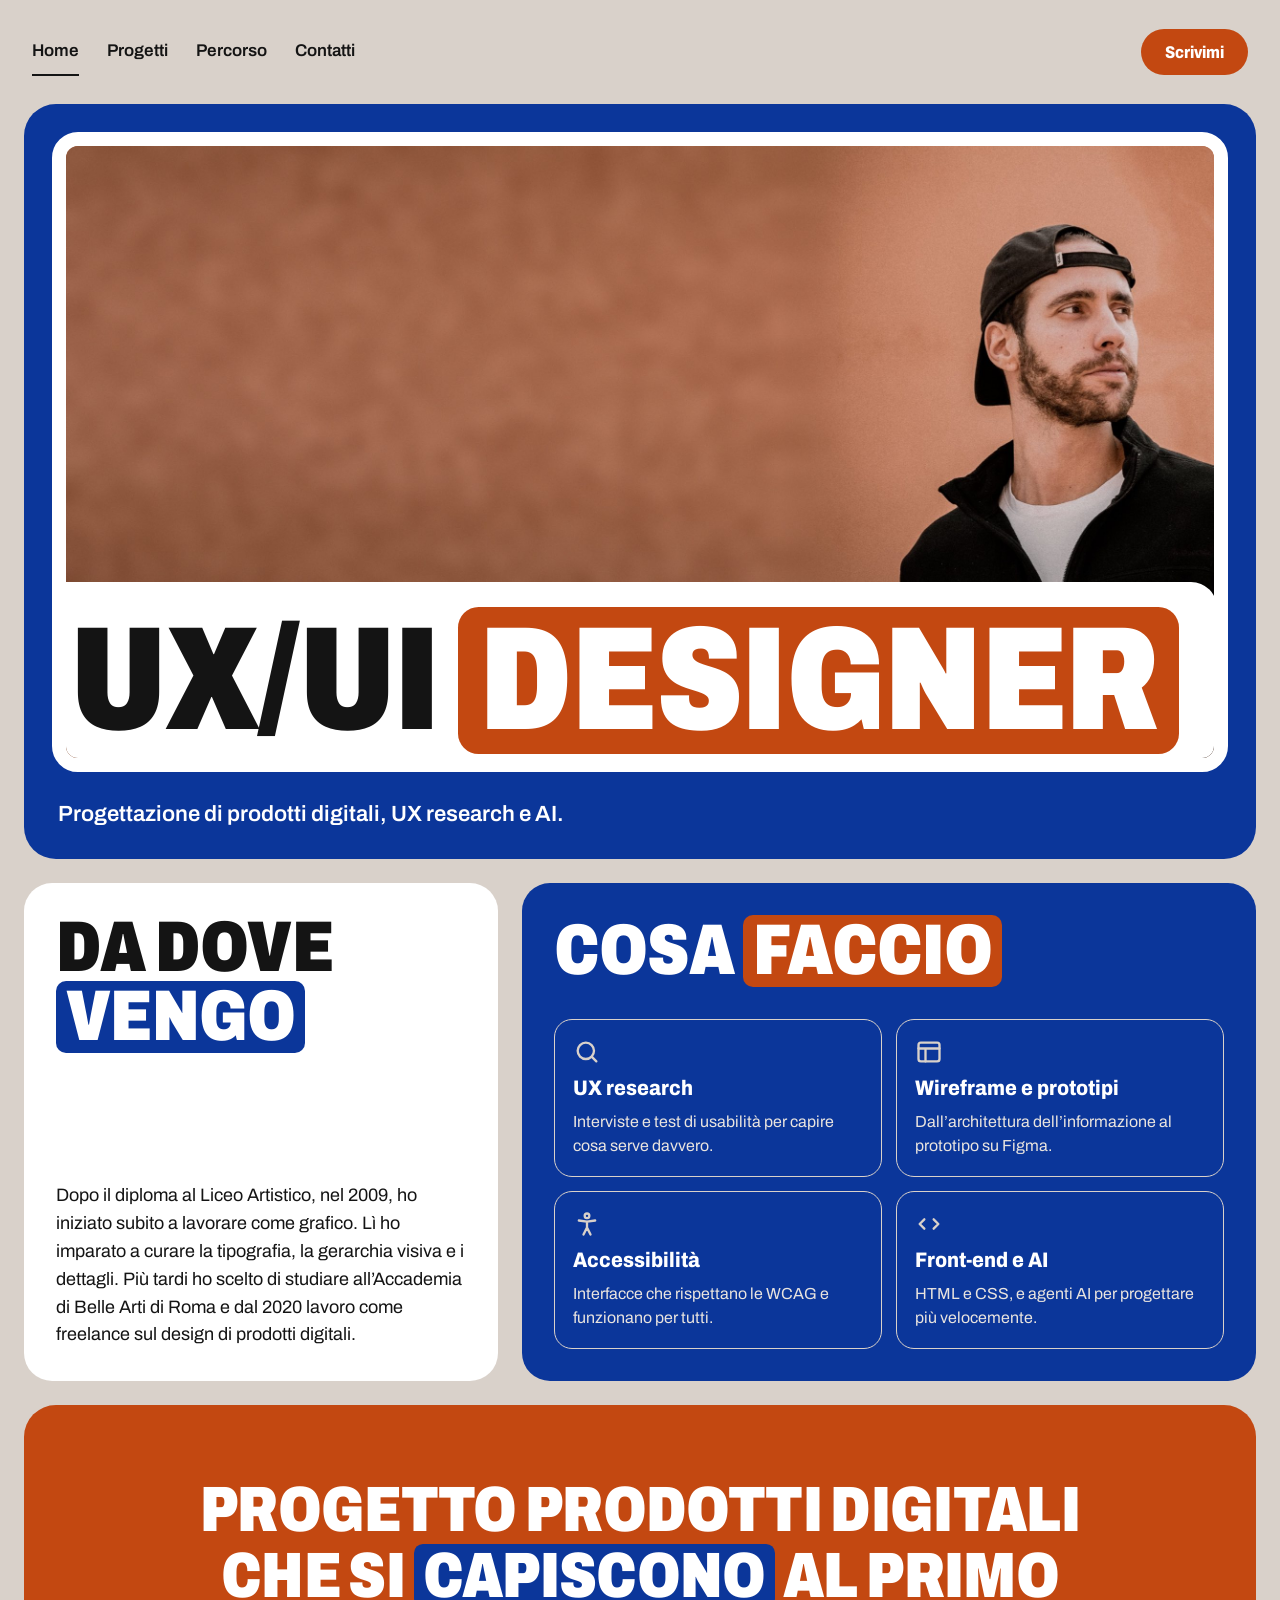
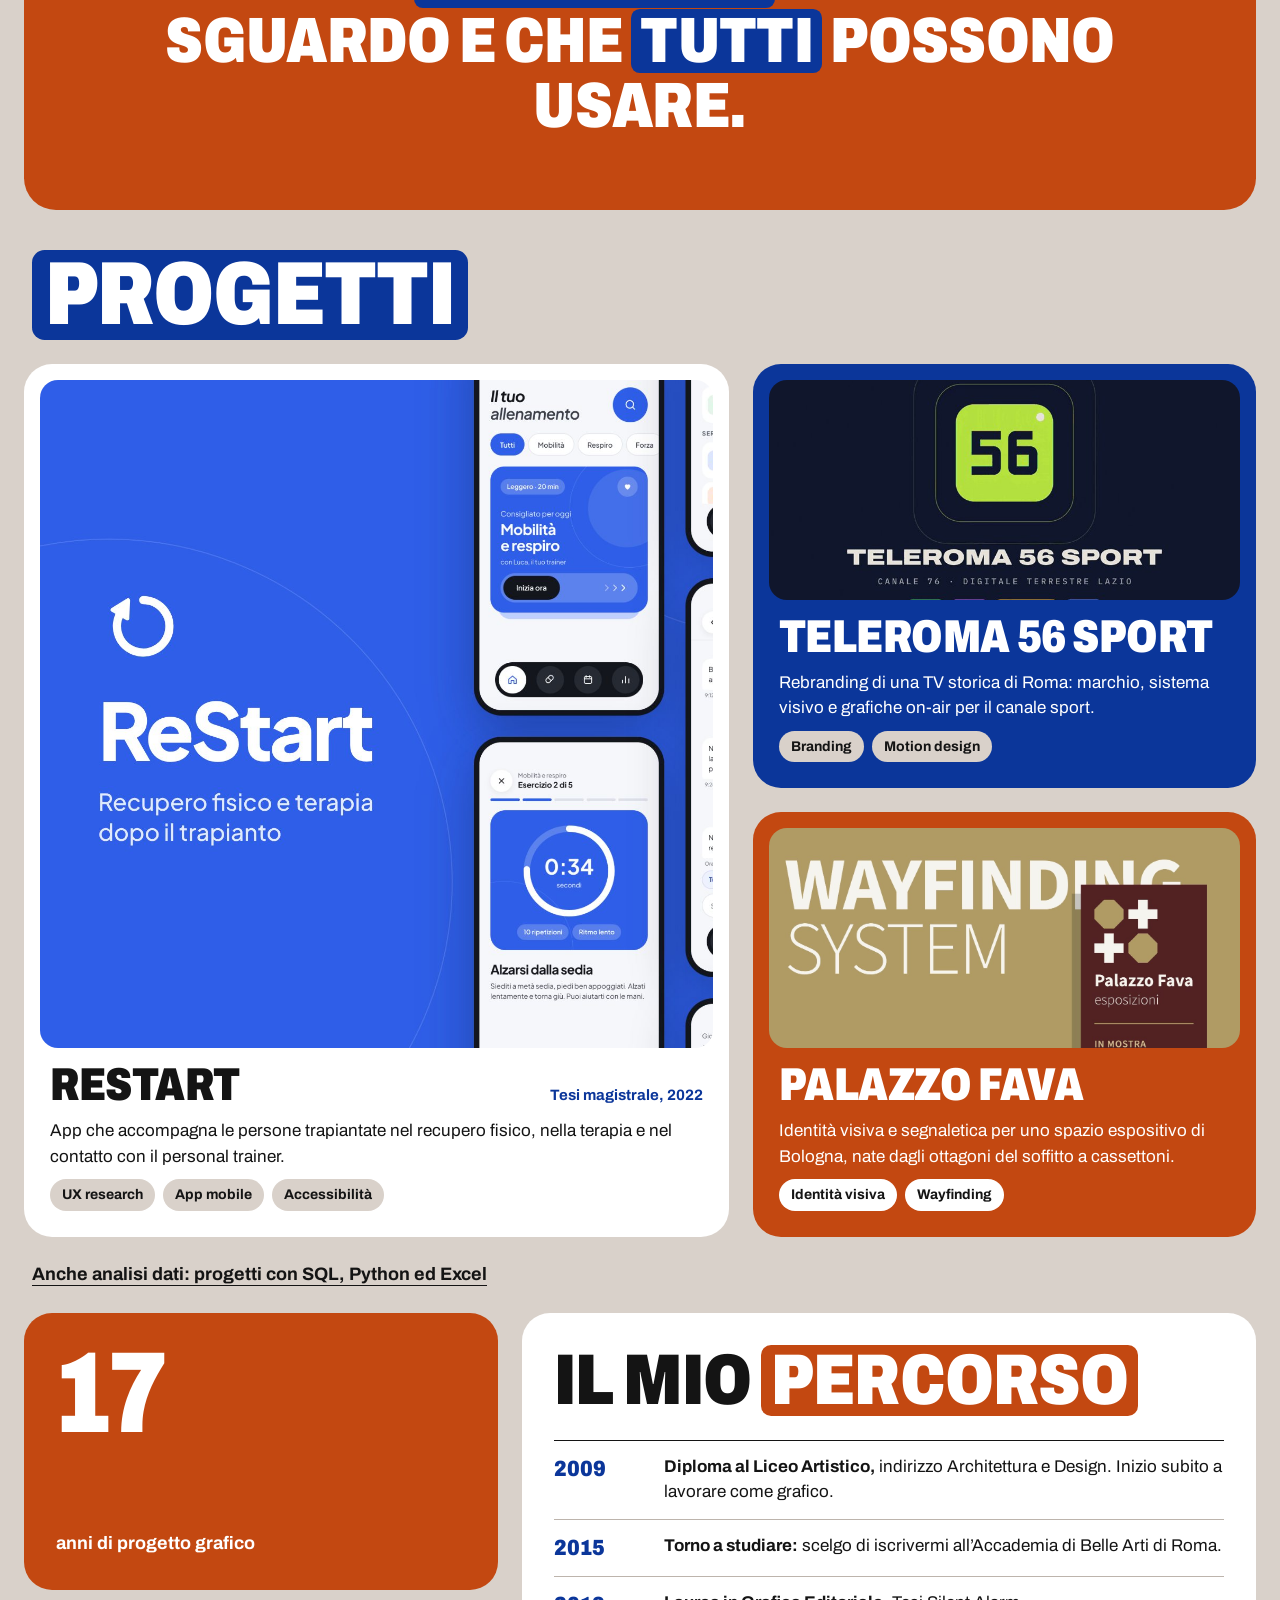
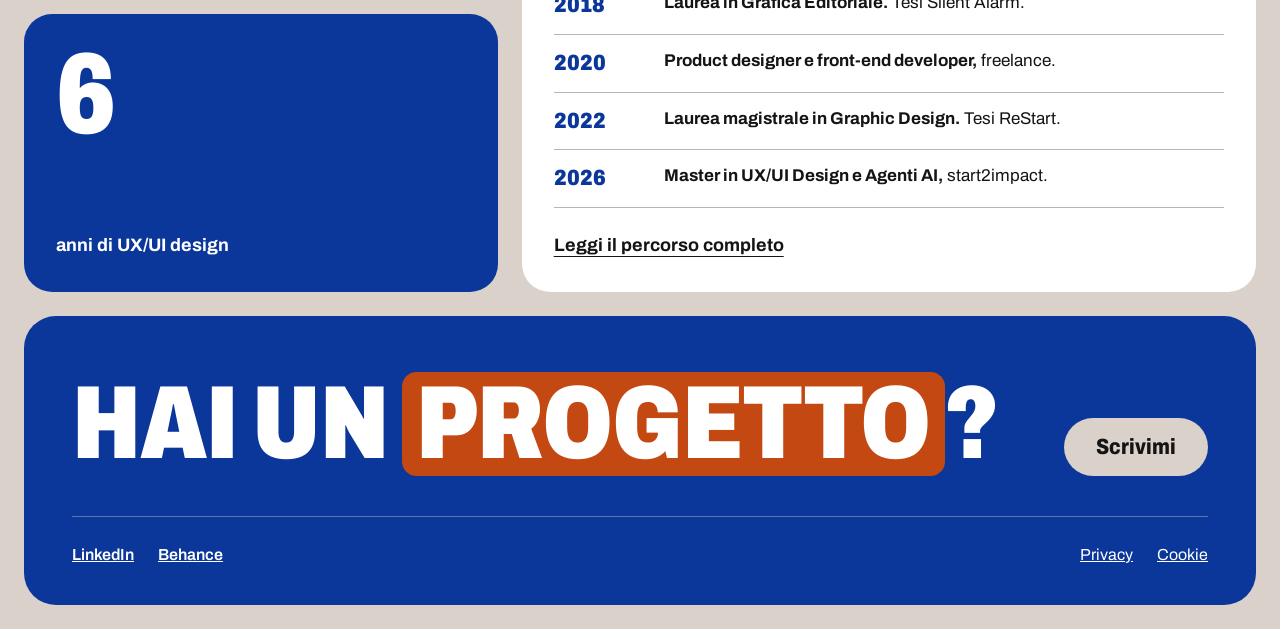
<file: index.html>
<!DOCTYPE html>
<html lang="it">
<head>
<meta charset="UTF-8">
<meta name="viewport" content="width=device-width, initial-scale=1">
<title>Valerio Aquilani, UX/UI Designer</title>
<meta name="description" content="Portfolio di Valerio Aquilani, UX/UI designer: progettazione di prodotti digitali, UX research e AI.">
<meta name="theme-color" content="#D9D1CA">
<link rel="icon" href="data:image/svg+xml,%3Csvg xmlns='http://www.w3.org/2000/svg' viewBox='0 0 32 32'%3E%3Crect width='32' height='32' rx='8' fill='%230B369A'/%3E%3Crect x='8' y='8' width='16' height='16' rx='4' fill='%23C34811'/%3E%3C/svg%3E">
<meta property="og:type" content="website">
<meta property="og:url" content="https://madeinaquila.github.io/valerioaquilani/">
<meta property="og:title" content="UX/UI Designer, Valerio Aquilani">
<meta property="og:description" content="Portfolio di Valerio Aquilani, UX/UI designer: progettazione di prodotti digitali, UX research e AI.">
<meta property="og:image" content="https://madeinaquila.github.io/valerioaquilani/images/og-image.png">
<meta property="og:image:width" content="1200">
<meta property="og:image:height" content="630">
<meta name="twitter:card" content="summary_large_image">
<link rel="preload" href="fonts/archivo.woff2" as="font" type="font/woff2" crossorigin>
<link rel="stylesheet" href="css/style.css?v=15">
</head>
<body>
<a class="skip" href="#contenuto">Vai al contenuto</a>

<div class="wrap">
  <header class="top">
    <nav aria-label="Principale">
      <ul>
        <li><a href="index.html" aria-current="page">Home</a></li>
        <li><a href="portfolio.html">Progetti</a></li>
        <li><a href="about.html">Percorso</a></li>
        <li><a href="#contatti">Contatti</a></li>
      </ul>
    </nav>
    <div class="top-actions">
      <a class="pill pill-terra" href="#" data-email-reveal="keep">Scrivimi</a>
      <button class="pill pill-line menu-btn" type="button" aria-expanded="false" aria-controls="menu">Menu</button>
    </div>
  </header>

  <main id="contenuto">
    <section class="card-xl bg-blu on-blu hero" aria-labelledby="hero-title">
      <div class="hero-frame">
        <img src="images/hero-valerio.jpg" width="2400" height="1311" alt="Ritratto di Valerio davanti a un muro color terracotta">
        <div class="hero-tab">
          <h1 class="big h-xl" id="hero-title">UX/UI <span class="hl hl-terra">Designer</span></h1>
        </div>
      </div>
      <p class="hero-sub">Progettazione di prodotti digitali, UX research e AI.</p>
    </section>

    <section class="split">
      <div class="card bg-bianco stack">
        <h2 class="big h-m">Da dove <span class="hl hl-blu">vengo</span></h2>
        <p>Dopo il diploma al Liceo Artistico, nel 2009, ho iniziato subito a lavorare come grafico. Lì ho imparato a curare la tipografia, la gerarchia visiva e i dettagli. Più tardi ho scelto di studiare all’Accademia di Belle Arti di Roma e dal 2020 lavoro come freelance sul design di prodotti digitali.</p>
      </div>
      <div class="card bg-blu on-blu stack">
        <h2 class="big h-m">Cosa <span class="hl hl-terra">faccio</span></h2>
        <div class="skills">
        <div class="skill">
          <svg aria-hidden="true" width="28" height="28" viewBox="0 0 24 24" fill="none" stroke-width="2" stroke-linecap="round" stroke-linejoin="round"><circle cx="11" cy="11" r="7"/><path d="M20 20l-4-4"/></svg>
          <h3>UX research</h3>
          <p>Interviste e test di usabilità per capire cosa serve davvero.</p>
        </div>
        <div class="skill">
          <svg aria-hidden="true" width="28" height="28" viewBox="0 0 24 24" fill="none" stroke-width="2" stroke-linecap="round" stroke-linejoin="round"><rect x="3" y="4" width="18" height="16" rx="2"/><path d="M3 9h18M9 9v11"/></svg>
          <h3>Wireframe e prototipi</h3>
          <p>Dall’architettura dell’informazione al prototipo su Figma.</p>
        </div>
        <div class="skill">
          <svg aria-hidden="true" width="28" height="28" viewBox="0 0 24 24" fill="none" stroke-width="2" stroke-linecap="round" stroke-linejoin="round"><circle cx="12" cy="5" r="2"/><path d="M5 9l7 1 7-1M12 10v5l-3 6M12 15l3 6"/></svg>
          <h3>Accessibilità</h3>
          <p>Interfacce che rispettano le WCAG e funzionano per tutti.</p>
        </div>
        <div class="skill">
          <svg aria-hidden="true" width="28" height="28" viewBox="0 0 24 24" fill="none" stroke-width="2" stroke-linecap="round" stroke-linejoin="round"><path d="M8 8l-4 4 4 4M16 8l4 4-4 4"/></svg>
          <h3>Front-end e AI</h3>
          <p>HTML e CSS, e agenti AI per progettare più velocemente.</p>
        </div>
        </div>
      </div>
    </section>

    <section class="card-xl bg-terra on-terra manifesto">
      <p class="big">Progetto prodotti digitali che si <span class="hl hl-blu">capiscono</span> al primo sguardo e che <span class="hl hl-blu">tutti</span> possono usare.</p>
    </section>

    <section aria-labelledby="progetti-title" style="display:flex;flex-direction:column;gap:var(--pad)">
      <div class="section-head">
        <h2 class="big h-l" id="progetti-title"><span class="hl hl-blu">Progetti</span></h2>
      </div>
      <div class="projects">
        <a class="project project-main bg-bianco" href="portfolio.html#restart">
          <img class="cover" src="images/restart-cover.jpg" width="1616" height="1264" alt="" loading="lazy">
          <div class="project-body">
            <div class="project-title"><h3 class="big h-s">ReStart</h3><span class="project-meta" style="color:var(--blu)">Tesi magistrale, 2022</span></div>
            <p>App che accompagna le persone trapiantate nel recupero fisico, nella terapia e nel contatto con il personal trainer.</p>
            <ul class="tags"><li>UX research</li><li>App mobile</li><li>Accessibilità</li></ul>
          </div>
        </a>
        <a class="project bg-blu on-blu" href="portfolio.html#teleroma">
          <img class="cover" src="images/teleroma-cover.jpg" width="808" height="632" alt="" loading="lazy" style="object-position:center 40%">
          <div class="project-body">
            <h3 class="big h-s">TeleRoma 56 Sport</h3>
            <p>Rebranding di una TV storica di Roma: marchio, sistema visivo e grafiche on-air per il canale sport.</p>
            <ul class="tags"><li>Branding</li><li>Motion design</li></ul>
          </div>
        </a>
        <a class="project bg-terra on-terra" href="portfolio.html#palazzo-fava">
          <img class="cover" src="images/palazzo-fava-cover.jpg" width="1376" height="984" alt="" loading="lazy" style="object-position:left top">
          <div class="project-body">
            <h3 class="big h-s">Palazzo Fava</h3>
            <p>Identità visiva e segnaletica per uno spazio espositivo di Bologna, nate dagli ottagoni del soffitto a cassettoni.</p>
            <ul class="tags"><li>Identità visiva</li><li>Wayfinding</li></ul>
          </div>
        </a>
      </div>
      <p style="margin-left:8px"><a href="portfolio.html#dati" style="font-weight:700;text-underline-offset:5px">Anche analisi dati: progetti con SQL, Python ed Excel</a></p>
    </section>

    <section class="split">
      <div class="numbers">
        <div class="card bg-terra number"><b>17</b><span>anni di progetto grafico</span></div>
        <div class="card bg-blu number"><b>6</b><span>anni di UX/UI design</span></div>
      </div>
      <div class="card bg-bianco stack" style="justify-content:flex-start;gap:24px">
        <h2 class="big h-m">Il mio <span class="hl hl-terra">percorso</span></h2>
        <ol class="timeline">
          <li><span class="year">2009</span><p><b>Diploma al Liceo Artistico,</b> indirizzo Architettura e Design. Inizio subito a lavorare come grafico.</p></li>
          <li><span class="year">2015</span><p><b>Torno a studiare:</b> scelgo di iscrivermi all’Accademia di Belle Arti di Roma.</p></li>
          <li><span class="year">2018</span><p><b>Laurea in Grafica Editoriale.</b> Tesi Silent Alarm.</p></li>
          <li><span class="year">2020</span><p><b>Product designer e front-end developer,</b> freelance.</p></li>
          <li><span class="year">2022</span><p><b>Laurea magistrale in Graphic Design.</b> Tesi ReStart.</p></li>
          <li><span class="year">2026</span><p><b>Master in UX/UI Design e Agenti AI,</b> start2impact.</p></li>
        </ol>
        <p><a href="about.html" style="font-weight:700;text-underline-offset:5px">Leggi il percorso completo</a></p>
      </div>
    </section>
  </main>

  <footer class="card card-xl bg-blu on-blu footer" id="contatti">
    <div class="footer-main">
      <p class="big">Hai un <span class="hl hl-terra">progetto</span>?</p>
      <a class="pill pill-linen pill-lg" href="#" data-email-reveal="keep">Scrivimi</a>
    </div>
    <div class="footer-small">
      <span class="social"><a href="https://www.linkedin.com/in/valerio-aquilani-575308144/" target="_blank" rel="noopener">LinkedIn</a><a href="https://www.behance.net/valerioaquilani" target="_blank" rel="noopener">Behance</a></span>
      <span><a href="privacy-policy.html">Privacy</a><a href="cookie-policy.html">Cookie</a></span>
    </div>
  </footer>
</div>

<div class="menu-panel" id="menu" role="dialog" aria-modal="true" aria-label="Menu">
  <button class="pill pill-line menu-close" type="button">Chiudi</button>
  <ul>
    <li><a href="index.html" aria-current="page">Home</a></li>
    <li><a href="portfolio.html">Progetti</a></li>
    <li><a href="about.html">Percorso</a></li>
    <li><a href="#contatti">Contatti</a></li>
  </ul>
</div>

<script src="js/script.js?v=15"></script>
</body>
</html>
</file>
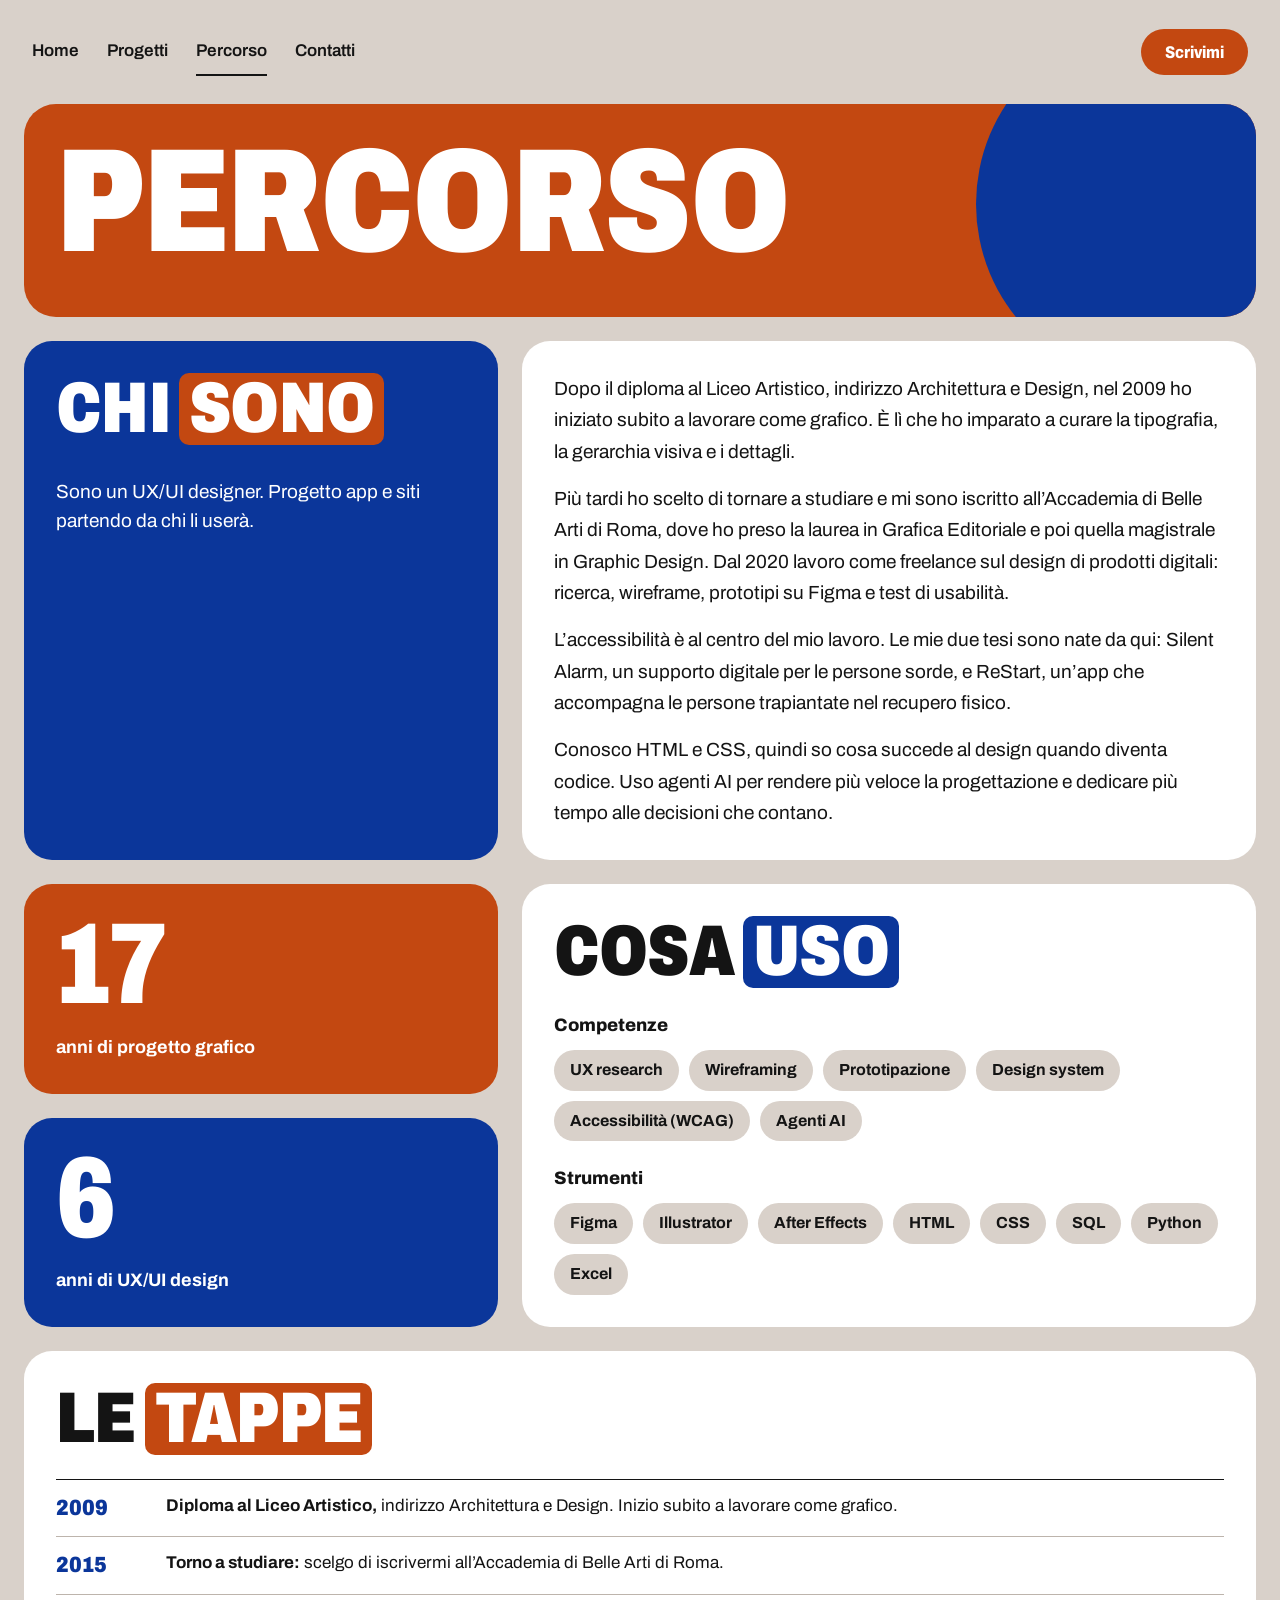
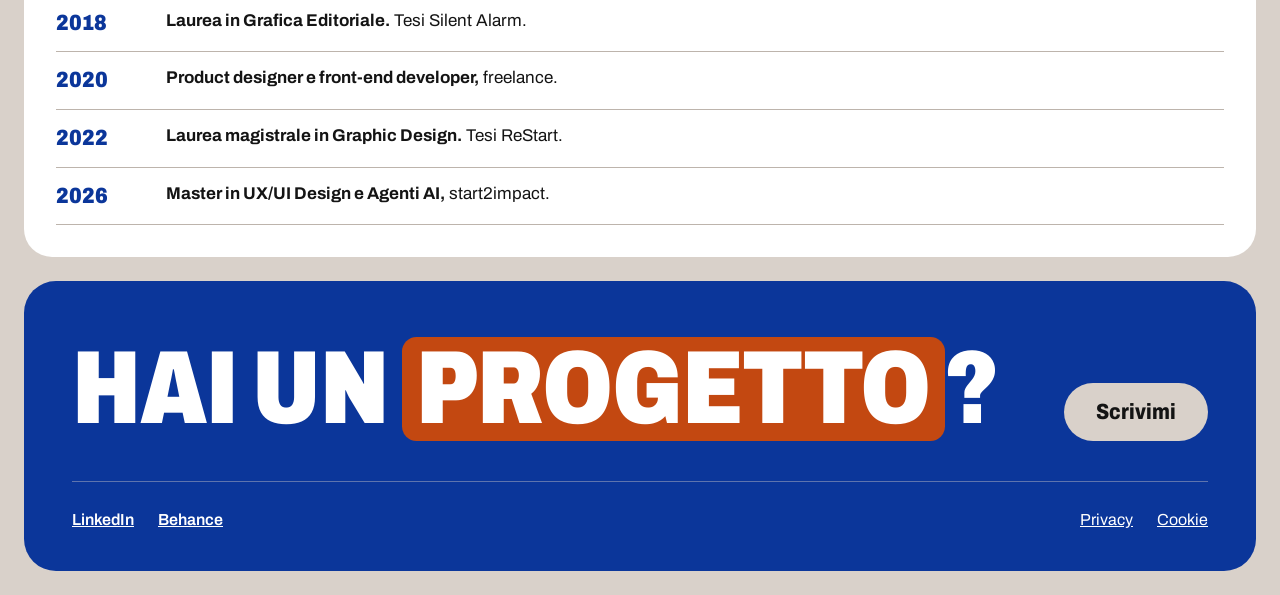
<file: about.html>
<!DOCTYPE html>
<html lang="it">
<head>
<meta charset="UTF-8">
<meta name="viewport" content="width=device-width, initial-scale=1">
<title>Percorso, Valerio Aquilani</title>
<meta name="description" content="Il percorso di Valerio Aquilani, UX/UI designer: dal Liceo Artistico e dal lavoro come grafico all’Accademia di Belle Arti di Roma, fino al design di prodotti digitali.">
<meta name="theme-color" content="#D9D1CA">
<link rel="icon" href="data:image/svg+xml,%3Csvg xmlns='http://www.w3.org/2000/svg' viewBox='0 0 32 32'%3E%3Crect width='32' height='32' rx='8' fill='%230B369A'/%3E%3Crect x='8' y='8' width='16' height='16' rx='4' fill='%23C34811'/%3E%3C/svg%3E">
<meta property="og:type" content="website">
<meta property="og:url" content="https://madeinaquila.github.io/valerioaquilani/about.html">
<meta property="og:title" content="Percorso, Valerio Aquilani">
<meta property="og:description" content="Il percorso di Valerio Aquilani, UX/UI designer: dal Liceo Artistico e dal lavoro come grafico all’Accademia di Belle Arti di Roma, fino al design di prodotti digitali.">
<meta property="og:image" content="https://madeinaquila.github.io/valerioaquilani/images/og-image.png">
<meta property="og:image:width" content="1200">
<meta property="og:image:height" content="630">
<meta name="twitter:card" content="summary_large_image">
<link rel="preload" href="fonts/archivo.woff2" as="font" type="font/woff2" crossorigin>
<link rel="stylesheet" href="css/style.css?v=15">
</head>
<body>
<a class="skip" href="#contenuto">Vai al contenuto</a>

<div class="wrap">
  <header class="top">
    <nav aria-label="Principale">
      <ul>
        <li><a href="index.html">Home</a></li>
        <li><a href="portfolio.html">Progetti</a></li>
        <li><a href="about.html" aria-current="page">Percorso</a></li>
        <li><a href="#contatti">Contatti</a></li>
      </ul>
    </nav>
    <div class="top-actions">
      <a class="pill pill-terra" href="#" data-email-reveal="keep">Scrivimi</a>
      <button class="pill pill-line menu-btn" type="button" aria-expanded="false" aria-controls="menu">Menu</button>
    </div>
  </header>

  <main id="contenuto">
    <section class="card-xl bg-terra on-terra card page-head">
      <div class="shape" style="background:var(--blu)" aria-hidden="true"></div>
      <h1 class="big h-xl">Percorso</h1>
    </section>

    <section class="split">
      <div class="card bg-blu on-blu stack" style="justify-content:flex-start">
        <h2 class="big h-m">Chi <span class="hl hl-terra">sono</span></h2>
        <p style="font-size:19px">Sono un UX/UI designer. Progetto app e siti partendo da chi li userà.</p>
      </div>
      <div class="card bg-bianco story">
        <p>Dopo il diploma al Liceo Artistico, indirizzo Architettura e Design, nel 2009 ho iniziato subito a lavorare come grafico. È lì che ho imparato a curare la tipografia, la gerarchia visiva e i dettagli.</p>
        <p>Più tardi ho scelto di tornare a studiare e mi sono iscritto all’Accademia di Belle Arti di Roma, dove ho preso la laurea in Grafica Editoriale e poi quella magistrale in Graphic Design. Dal 2020 lavoro come freelance sul design di prodotti digitali: ricerca, wireframe, prototipi su Figma e test di usabilità.</p>
        <p>L’accessibilità è al centro del mio lavoro. Le mie due tesi sono nate da qui: Silent Alarm, un supporto digitale per le persone sorde, e ReStart, un’app che accompagna le persone trapiantate nel recupero fisico.</p>
        <p>Conosco HTML e CSS, quindi so cosa succede al design quando diventa codice. Uso agenti AI per rendere più veloce la progettazione e dedicare più tempo alle decisioni che contano.</p>
      </div>
    </section>

    <section class="split" id="competenze" style="scroll-margin-top:24px">
      <div class="numbers">
        <div class="card bg-terra number"><b>17</b><span>anni di progetto grafico</span></div>
        <div class="card bg-blu number"><b>6</b><span>anni di UX/UI design</span></div>
      </div>
      <div class="card bg-bianco stack" style="justify-content:flex-start;gap:24px">
        <h2 class="big h-m">Cosa <span class="hl hl-blu">uso</span></h2>
        <div>
          <h3 style="font-weight:800;font-size:18px;margin-bottom:10px">Competenze</h3>
          <ul class="chips"><li>UX research</li><li>Wireframing</li><li>Prototipazione</li><li>Design system</li><li>Accessibilità (WCAG)</li><li>Agenti AI</li></ul>
        </div>
        <div>
          <h3 style="font-weight:800;font-size:18px;margin-bottom:10px">Strumenti</h3>
          <ul class="chips"><li>Figma</li><li>Illustrator</li><li>After Effects</li><li>HTML</li><li>CSS</li><li>SQL</li><li>Python</li><li>Excel</li></ul>
        </div>
      </div>
    </section>

    <section class="card bg-bianco" aria-labelledby="tappe" style="display:flex;flex-direction:column;gap:24px">
      <h2 class="big h-m" id="tappe">Le <span class="hl hl-terra">tappe</span></h2>
      <ol class="timeline">
          <li><span class="year">2009</span><p><b>Diploma al Liceo Artistico,</b> indirizzo Architettura e Design. Inizio subito a lavorare come grafico.</p></li>
          <li><span class="year">2015</span><p><b>Torno a studiare:</b> scelgo di iscrivermi all’Accademia di Belle Arti di Roma.</p></li>
          <li><span class="year">2018</span><p><b>Laurea in Grafica Editoriale.</b> Tesi Silent Alarm.</p></li>
          <li><span class="year">2020</span><p><b>Product designer e front-end developer,</b> freelance.</p></li>
          <li><span class="year">2022</span><p><b>Laurea magistrale in Graphic Design.</b> Tesi ReStart.</p></li>
          <li><span class="year">2026</span><p><b>Master in UX/UI Design e Agenti AI,</b> start2impact.</p></li>
        </ol>
    </section>
  </main>

  <footer class="card card-xl bg-blu on-blu footer" id="contatti">
    <div class="footer-main">
      <p class="big">Hai un <span class="hl hl-terra">progetto</span>?</p>
      <a class="pill pill-linen pill-lg" href="#" data-email-reveal="keep">Scrivimi</a>
    </div>
    <div class="footer-small">
      <span class="social"><a href="https://www.linkedin.com/in/valerio-aquilani-575308144/" target="_blank" rel="noopener">LinkedIn</a><a href="https://www.behance.net/valerioaquilani" target="_blank" rel="noopener">Behance</a></span>
      <span><a href="privacy-policy.html">Privacy</a><a href="cookie-policy.html">Cookie</a></span>
    </div>
  </footer>
</div>

<div class="menu-panel" id="menu" role="dialog" aria-modal="true" aria-label="Menu">
  <button class="pill pill-line menu-close" type="button">Chiudi</button>
  <ul>
    <li><a href="index.html">Home</a></li>
    <li><a href="portfolio.html">Progetti</a></li>
    <li><a href="about.html" aria-current="page">Percorso</a></li>
    <li><a href="#contatti">Contatti</a></li>
  </ul>
</div>

<script src="js/script.js?v=15"></script>
</body>
</html>
</file>
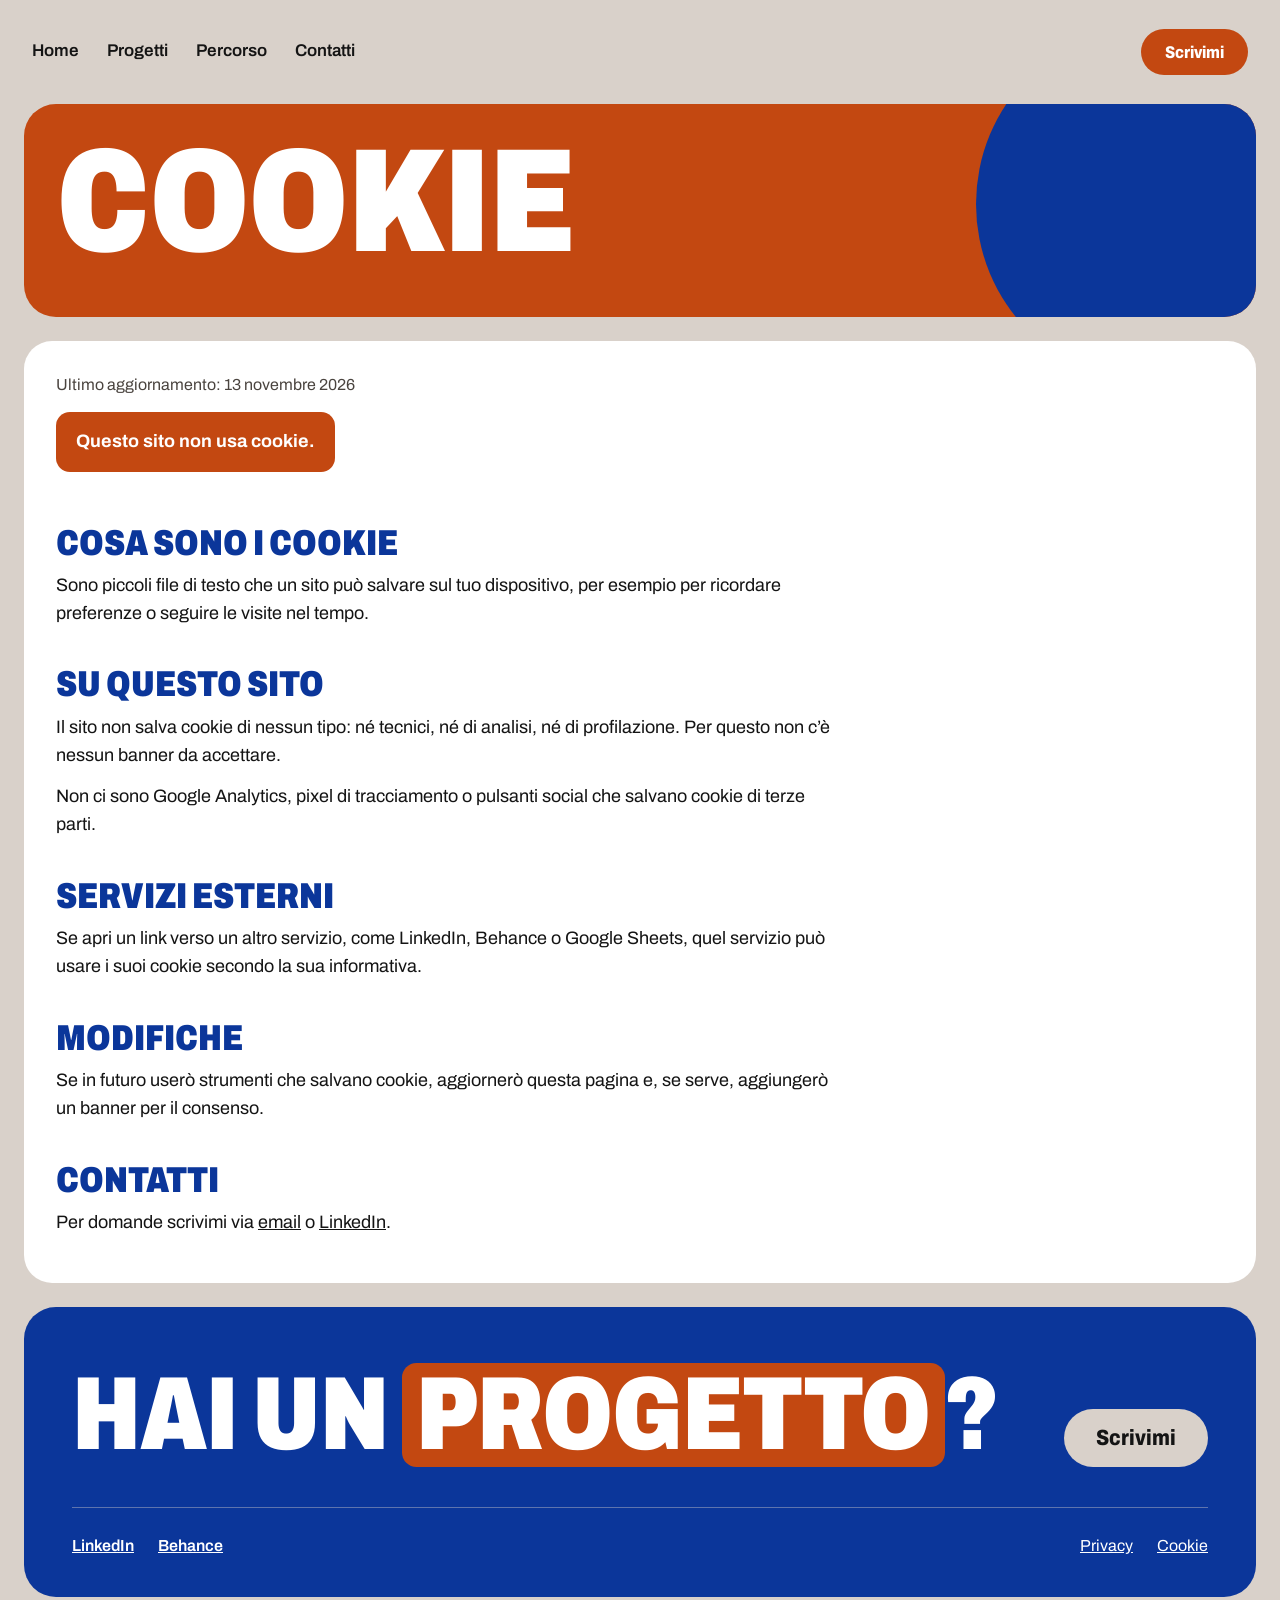
<file: cookie-policy.html>
<!DOCTYPE html>
<html lang="it">
<head>
<meta charset="UTF-8">
<meta name="viewport" content="width=device-width, initial-scale=1">
<title>Cookie, Valerio Aquilani</title>
<meta name="description" content="Informativa cookie del portfolio di Valerio Aquilani.">
<meta name="theme-color" content="#D9D1CA">
<link rel="icon" href="data:image/svg+xml,%3Csvg xmlns='http://www.w3.org/2000/svg' viewBox='0 0 32 32'%3E%3Crect width='32' height='32' rx='8' fill='%230B369A'/%3E%3Crect x='8' y='8' width='16' height='16' rx='4' fill='%23C34811'/%3E%3C/svg%3E">
<meta property="og:type" content="website">
<meta property="og:url" content="https://madeinaquila.github.io/valerioaquilani/cookie-policy.html">
<meta property="og:title" content="Cookie, Valerio Aquilani">
<meta property="og:description" content="Informativa cookie del portfolio di Valerio Aquilani.">
<meta property="og:image" content="https://madeinaquila.github.io/valerioaquilani/images/og-image.png">
<meta property="og:image:width" content="1200">
<meta property="og:image:height" content="630">
<meta name="twitter:card" content="summary_large_image">
<link rel="preload" href="fonts/archivo.woff2" as="font" type="font/woff2" crossorigin>
<link rel="stylesheet" href="css/style.css?v=15">
</head>
<body>
<a class="skip" href="#contenuto">Vai al contenuto</a>

<div class="wrap">
  <header class="top">
    <nav aria-label="Principale">
      <ul>
        <li><a href="index.html">Home</a></li>
        <li><a href="portfolio.html">Progetti</a></li>
        <li><a href="about.html">Percorso</a></li>
        <li><a href="#contatti">Contatti</a></li>
      </ul>
    </nav>
    <div class="top-actions">
      <a class="pill pill-terra" href="#" data-email-reveal="keep">Scrivimi</a>
      <button class="pill pill-line menu-btn" type="button" aria-expanded="false" aria-controls="menu">Menu</button>
    </div>
  </header>

  <main id="contenuto">
    <section class="card-xl bg-terra on-terra card page-head">
      <div class="shape" style="background:var(--blu)" aria-hidden="true"></div>
      <h1 class="big h-xl">Cookie</h1>
    </section>
    <section class="card bg-bianco">
      <div class="legal">
        <p class="updated">Ultimo aggiornamento: 13 novembre 2026</p>
        <p class="callout">Questo sito non usa cookie.</p>
        <h2>Cosa sono i cookie</h2>
        <p>Sono piccoli file di testo che un sito può salvare sul tuo dispositivo, per esempio per ricordare preferenze o seguire le visite nel tempo.</p>
        <h2>Su questo sito</h2>
        <p>Il sito non salva cookie di nessun tipo: né tecnici, né di analisi, né di profilazione. Per questo non c’è nessun banner da accettare.</p>
        <p>Non ci sono Google Analytics, pixel di tracciamento o pulsanti social che salvano cookie di terze parti.</p>
        <h2>Servizi esterni</h2>
        <p>Se apri un link verso un altro servizio, come LinkedIn, Behance o Google Sheets, quel servizio può usare i suoi cookie secondo la sua informativa.</p>
        <h2>Modifiche</h2>
        <p>Se in futuro userò strumenti che salvano cookie, aggiornerò questa pagina e, se serve, aggiungerò un banner per il consenso.</p>
        <h2>Contatti</h2>
        <p>Per domande scrivimi via <a href="#" data-email-reveal>email</a> o <a href="https://www.linkedin.com/in/valerio-aquilani-575308144/" target="_blank" rel="noopener">LinkedIn</a>.</p>
      </div>
    </section>
  </main>

  <footer class="card card-xl bg-blu on-blu footer" id="contatti">
    <div class="footer-main">
      <p class="big">Hai un <span class="hl hl-terra">progetto</span>?</p>
      <a class="pill pill-linen pill-lg" href="#" data-email-reveal="keep">Scrivimi</a>
    </div>
    <div class="footer-small">
      <span class="social"><a href="https://www.linkedin.com/in/valerio-aquilani-575308144/" target="_blank" rel="noopener">LinkedIn</a><a href="https://www.behance.net/valerioaquilani" target="_blank" rel="noopener">Behance</a></span>
      <span><a href="privacy-policy.html">Privacy</a><a href="cookie-policy.html">Cookie</a></span>
    </div>
  </footer>
</div>

<div class="menu-panel" id="menu" role="dialog" aria-modal="true" aria-label="Menu">
  <button class="pill pill-line menu-close" type="button">Chiudi</button>
  <ul>
    <li><a href="index.html">Home</a></li>
    <li><a href="portfolio.html">Progetti</a></li>
    <li><a href="about.html">Percorso</a></li>
    <li><a href="#contatti">Contatti</a></li>
  </ul>
</div>

<script src="js/script.js?v=15"></script>
</body>
</html>
</file>
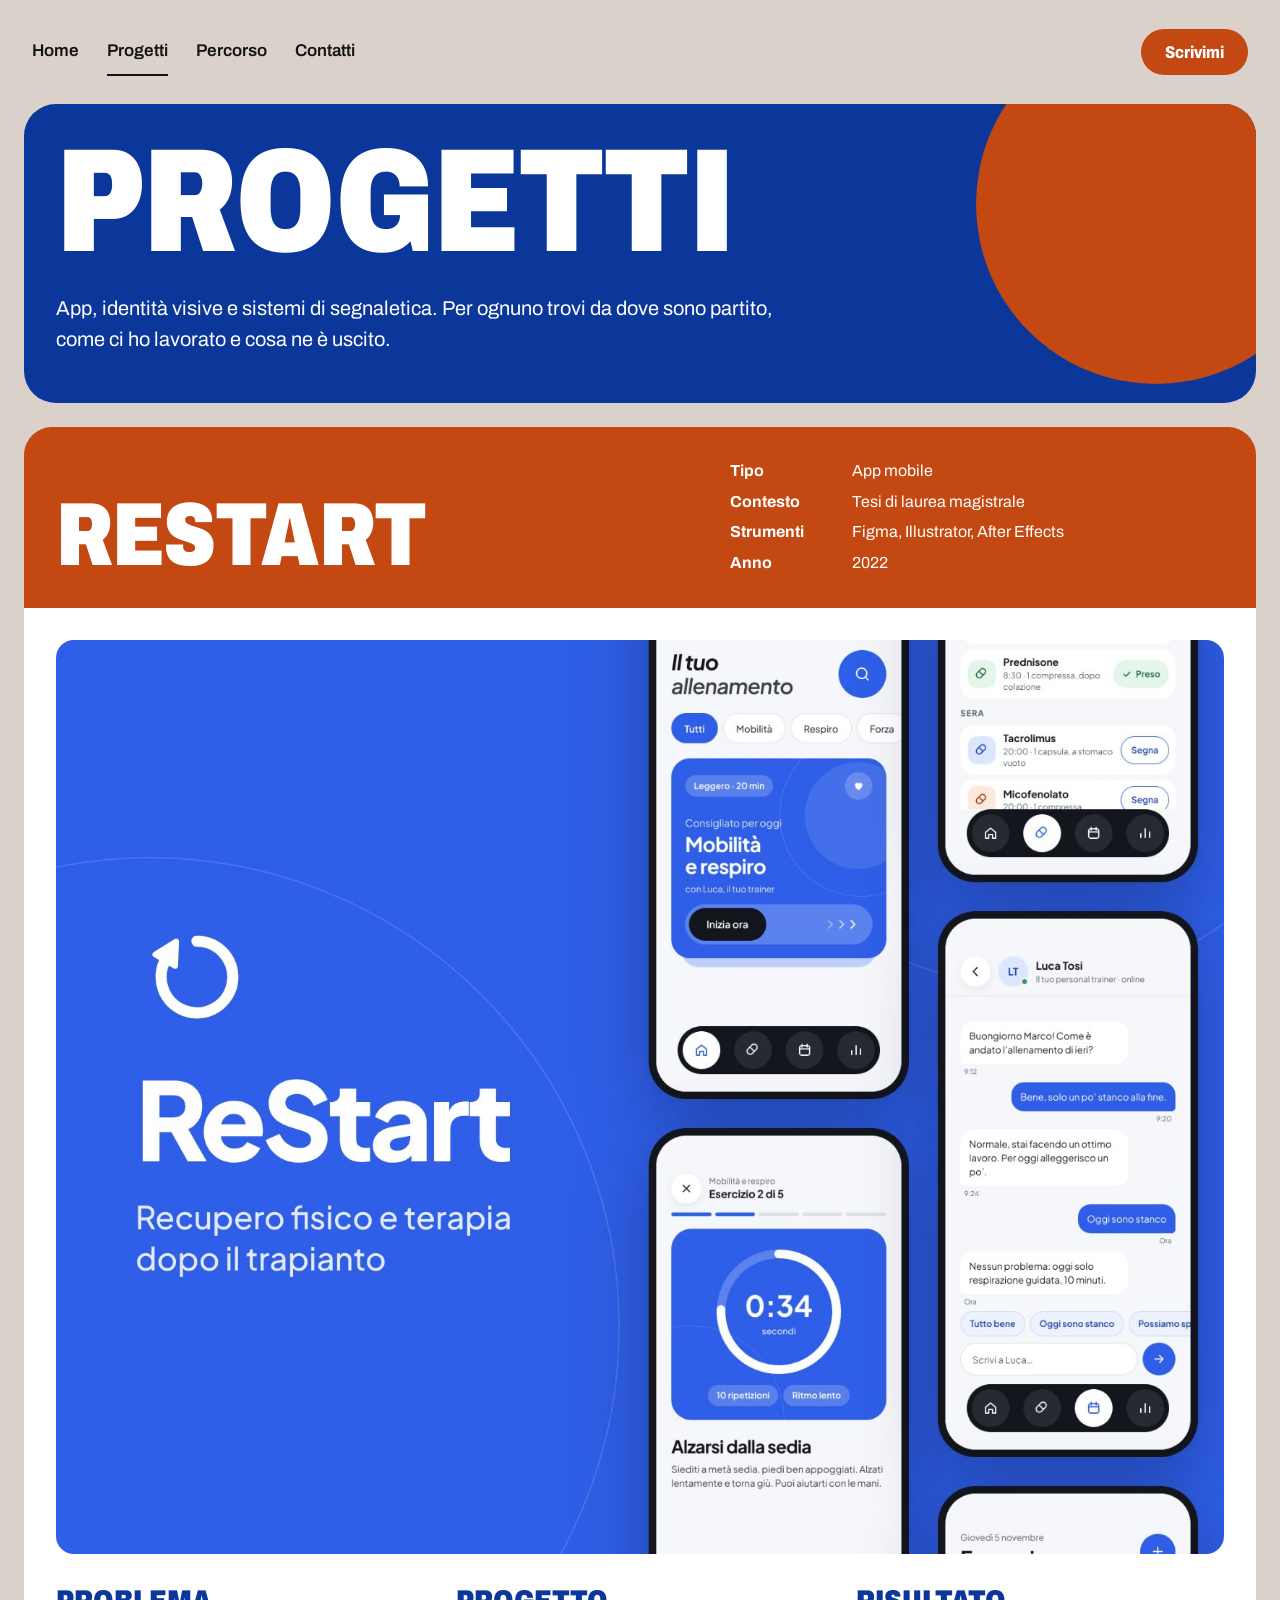
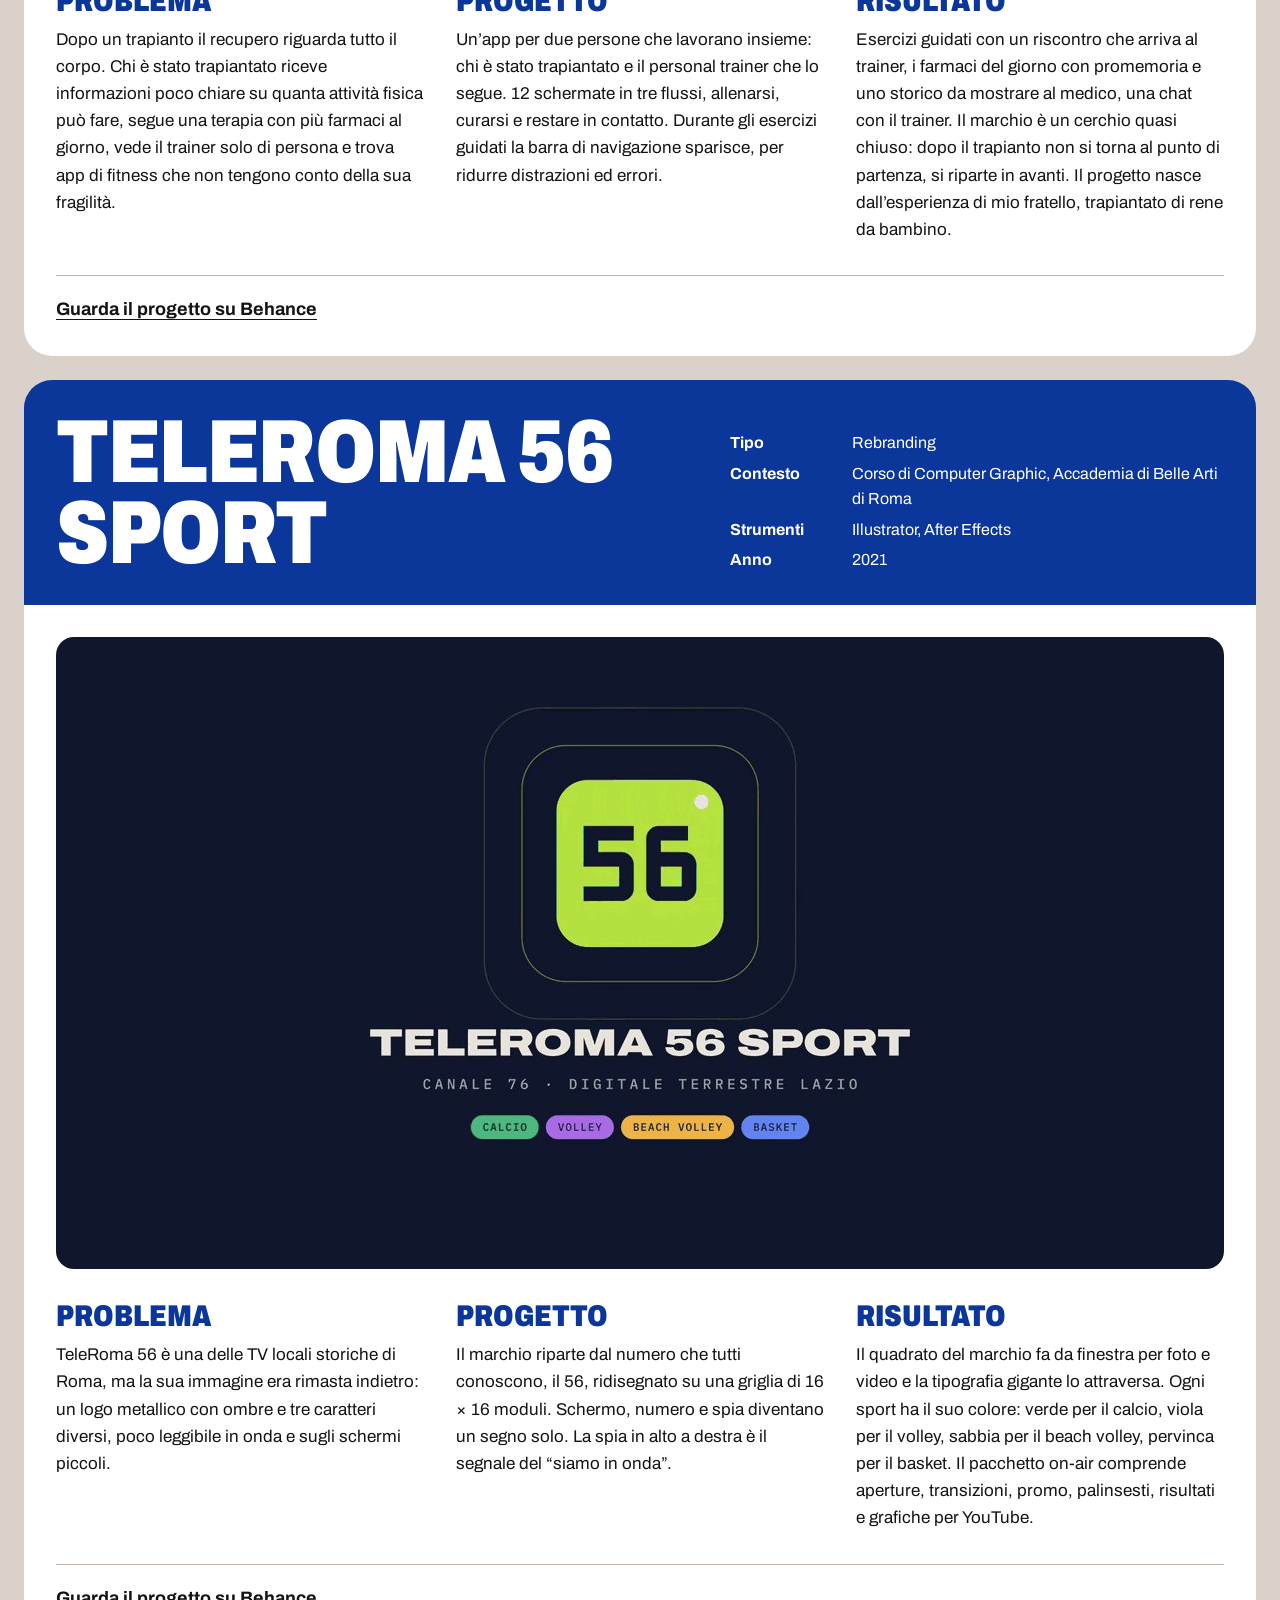
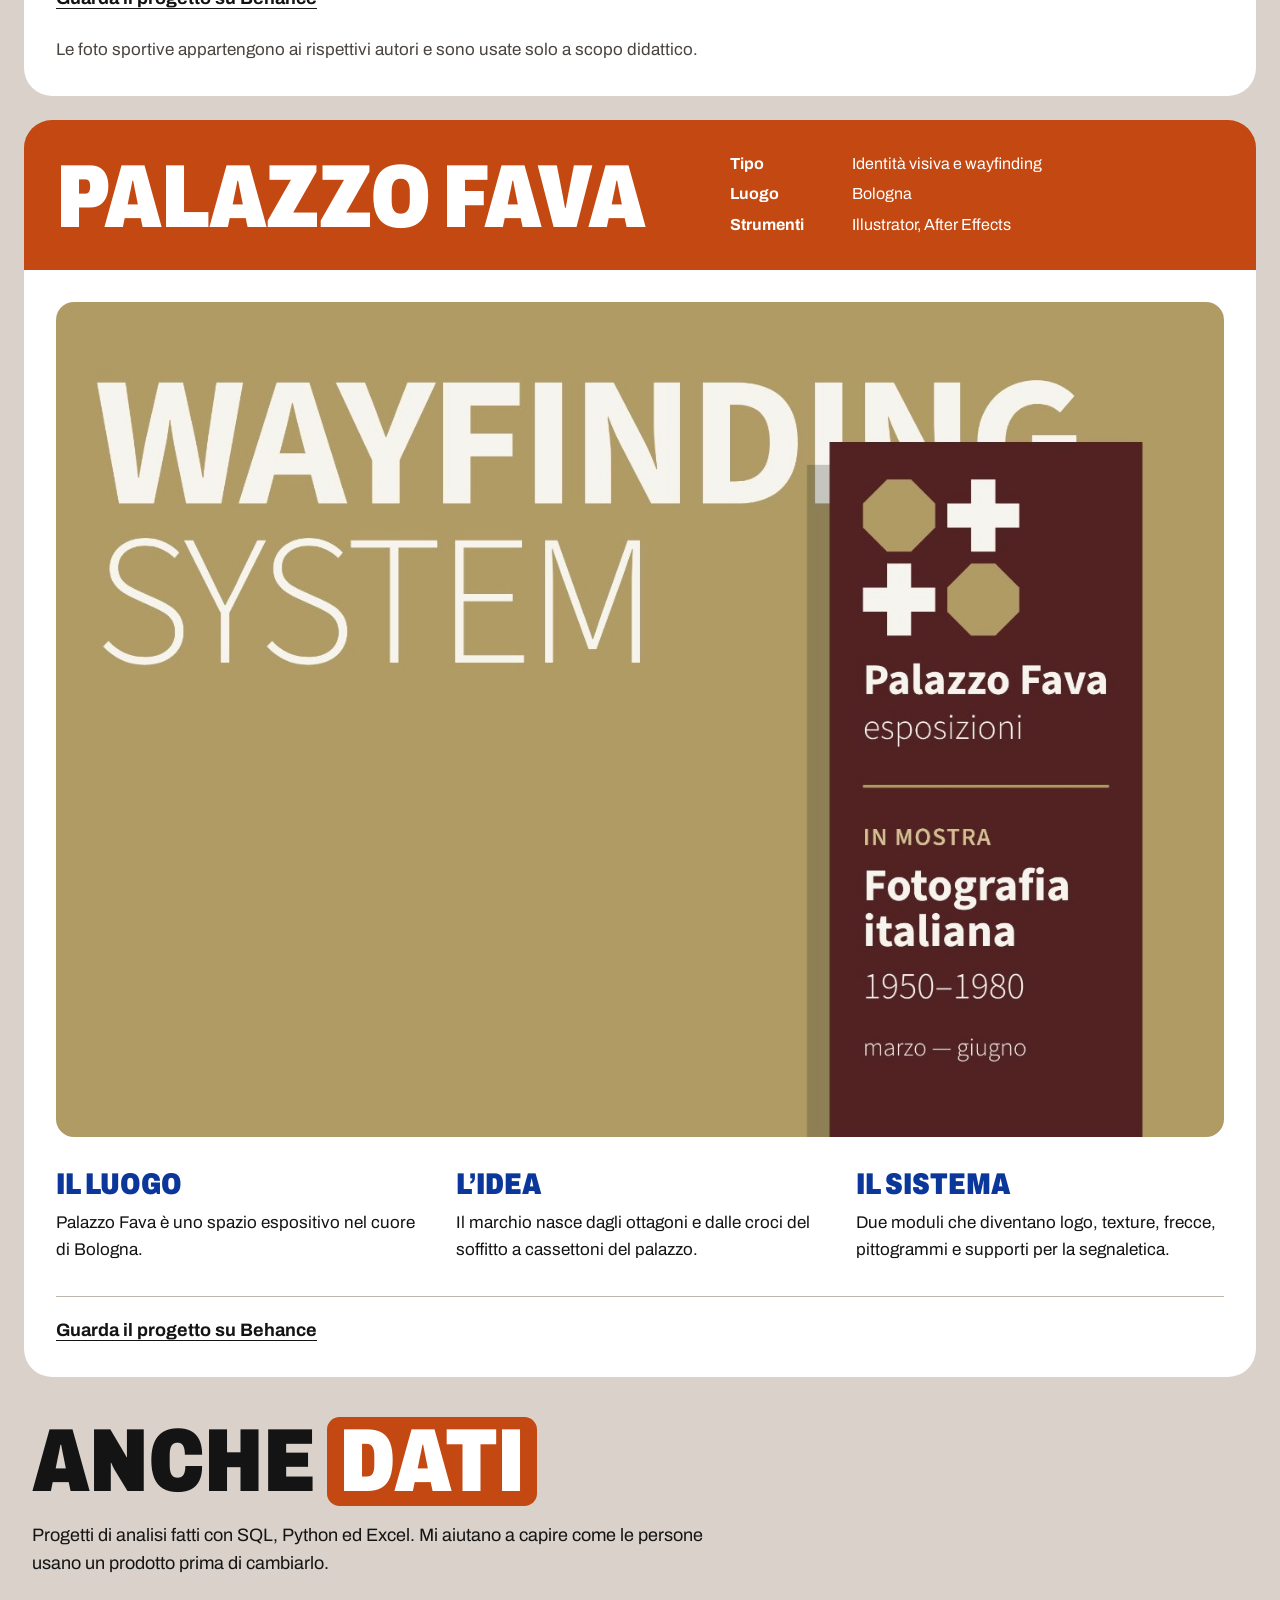
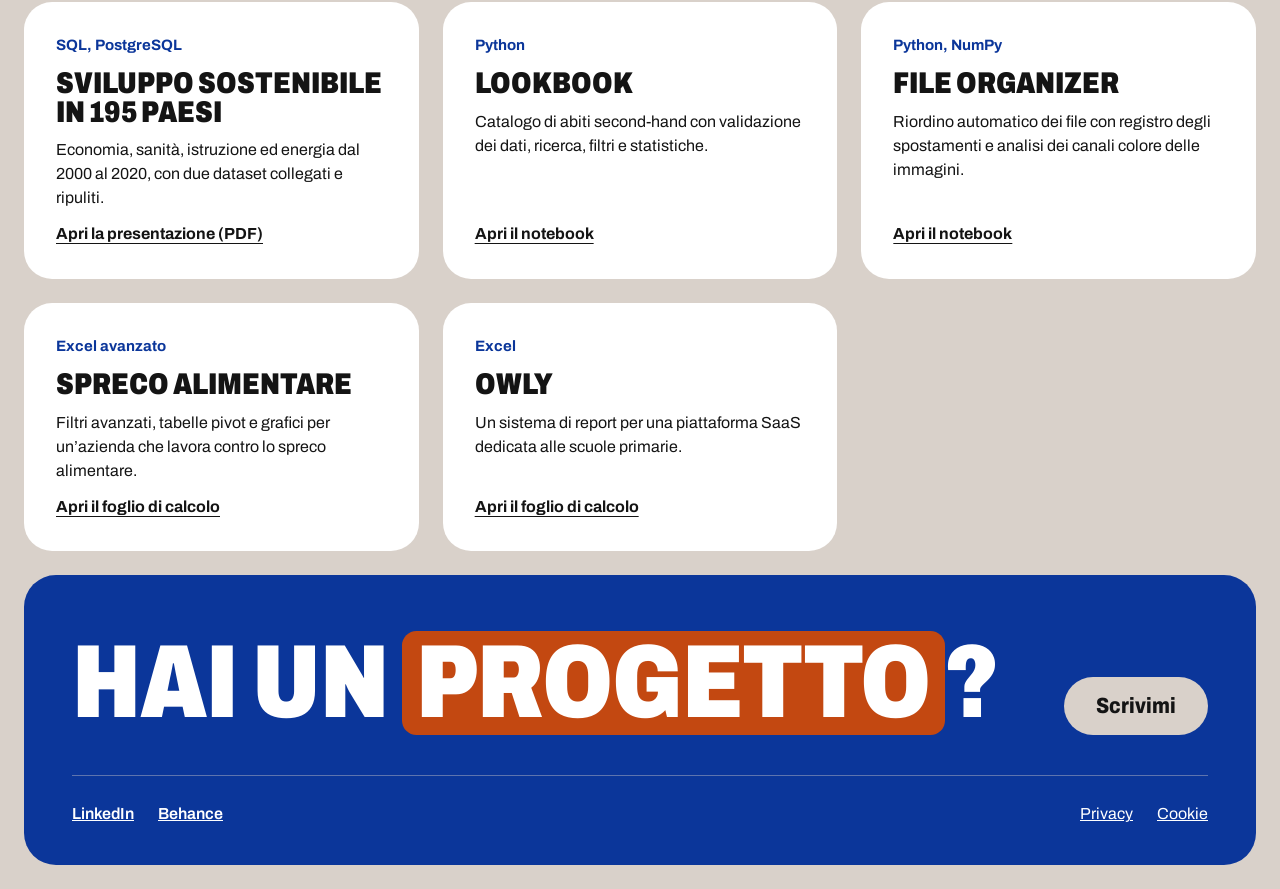
<file: portfolio.html>
<!DOCTYPE html>
<html lang="it">
<head>
<meta charset="UTF-8">
<meta name="viewport" content="width=device-width, initial-scale=1">
<title>Progetti, Valerio Aquilani</title>
<meta name="description" content="Progetti di Valerio Aquilani: l’app ReStart, il rebranding di TeleRoma 56 Sport, l’identità di Palazzo Fava e progetti di analisi dati.">
<meta name="theme-color" content="#D9D1CA">
<link rel="icon" href="data:image/svg+xml,%3Csvg xmlns='http://www.w3.org/2000/svg' viewBox='0 0 32 32'%3E%3Crect width='32' height='32' rx='8' fill='%230B369A'/%3E%3Crect x='8' y='8' width='16' height='16' rx='4' fill='%23C34811'/%3E%3C/svg%3E">
<meta property="og:type" content="website">
<meta property="og:url" content="https://madeinaquila.github.io/valerioaquilani/portfolio.html">
<meta property="og:title" content="Progetti, Valerio Aquilani">
<meta property="og:description" content="Progetti di Valerio Aquilani: l’app ReStart, il rebranding di TeleRoma 56 Sport, l’identità di Palazzo Fava e progetti di analisi dati.">
<meta property="og:image" content="https://madeinaquila.github.io/valerioaquilani/images/og-image.png">
<meta property="og:image:width" content="1200">
<meta property="og:image:height" content="630">
<meta name="twitter:card" content="summary_large_image">
<link rel="preload" href="fonts/archivo.woff2" as="font" type="font/woff2" crossorigin>
<link rel="stylesheet" href="css/style.css?v=15">
</head>
<body>
<a class="skip" href="#contenuto">Vai al contenuto</a>

<div class="wrap">
  <header class="top">
    <nav aria-label="Principale">
      <ul>
        <li><a href="index.html">Home</a></li>
        <li><a href="portfolio.html" aria-current="page">Progetti</a></li>
        <li><a href="about.html">Percorso</a></li>
        <li><a href="#contatti">Contatti</a></li>
      </ul>
    </nav>
    <div class="top-actions">
      <a class="pill pill-terra" href="#" data-email-reveal="keep">Scrivimi</a>
      <button class="pill pill-line menu-btn" type="button" aria-expanded="false" aria-controls="menu">Menu</button>
    </div>
  </header>

  <main id="contenuto">
    <section class="card-xl bg-blu on-blu card page-head">
      <div class="shape" style="background:var(--terracotta)" aria-hidden="true"></div>
      <h1 class="big h-xl">Progetti</h1>
      <p class="lede">App, identità visive e sistemi di segnaletica. Per ognuno trovi da dove sono partito, come ci ho lavorato e cosa ne è uscito.</p>
    </section>

    <article class="case" id="restart" aria-labelledby="restart-t">
      <div class="case-top bg-terra on-terra">
        <h2 class="big h-l" id="restart-t">ReStart</h2>
        <dl class="spec"><dt>Tipo</dt><dd>App mobile</dd><dt>Contesto</dt><dd>Tesi di laurea magistrale</dd><dt>Strumenti</dt><dd>Figma, Illustrator, After Effects</dd><dt>Anno</dt><dd>2022</dd></dl>
      </div>
      <div class="case-body">
        <figure class="case-img"><img src="images/restart-cover.jpg" width="1616" height="1264" alt="Il marchio ReStart su fondo blu accanto alle schermate dell’app: allenamento consigliato, esercizio guidato con timer, farmaci della sera e chat con il personal trainer." loading="lazy"></figure>
        <div><h3>Problema</h3><p>Dopo un trapianto il recupero riguarda tutto il corpo. Chi è stato trapiantato riceve informazioni poco chiare su quanta attività fisica può fare, segue una terapia con più farmaci al giorno, vede il trainer solo di persona e trova app di fitness che non tengono conto della sua fragilità.</p></div>
        <div><h3>Progetto</h3><p>Un’app per due persone che lavorano insieme: chi è stato trapiantato e il personal trainer che lo segue. 12 schermate in tre flussi, allenarsi, curarsi e restare in contatto. Durante gli esercizi guidati la barra di navigazione sparisce, per ridurre distrazioni ed errori.</p></div>
        <div><h3>Risultato</h3><p>Esercizi guidati con un riscontro che arriva al trainer, i farmaci del giorno con promemoria e uno storico da mostrare al medico, una chat con il trainer. Il marchio è un cerchio quasi chiuso: dopo il trapianto non si torna al punto di partenza, si riparte in avanti. Il progetto nasce dall’esperienza di mio fratello, trapiantato di rene da bambino.</p></div>
        <div class="case-link"><a href="https://www.behance.net/gallery/257842561/ReStart-App-per-il-recupero-fisico-dopo-il-trapianto" target="_blank" rel="noopener">Guarda il progetto su Behance</a></div>
      </div>
    </article>

    <article class="case" id="teleroma" aria-labelledby="teleroma-t">
      <div class="case-top bg-blu on-blu">
        <h2 class="big h-l" id="teleroma-t">TeleRoma 56 Sport</h2>
        <dl class="spec"><dt>Tipo</dt><dd>Rebranding</dd><dt>Contesto</dt><dd>Corso di Computer Graphic, Accademia di Belle Arti di Roma</dd><dt>Strumenti</dt><dd>Illustrator, After Effects</dd><dt>Anno</dt><dd>2021</dd></dl>
      </div>
      <div class="case-body">
        <figure class="case-img"><video src="images/teleroma-cover.mp4" poster="images/teleroma-cover.jpg" width="808" height="632" autoplay muted playsinline preload="metadata" aria-label="Animazione di apertura: quattro foto sportive colorate per disciplina, calcio in verde, volley in viola, beach volley in sabbia e basket in pervinca, poi il marchio 56 su fondo scuro con la scritta TeleRoma 56 Sport." data-reduce-motion></video></figure>
        <div><h3>Problema</h3><p>TeleRoma 56 è una delle TV locali storiche di Roma, ma la sua immagine era rimasta indietro: un logo metallico con ombre e tre caratteri diversi, poco leggibile in onda e sugli schermi piccoli.</p></div>
        <div><h3>Progetto</h3><p>Il marchio riparte dal numero che tutti conoscono, il 56, ridisegnato su una griglia di 16 × 16 moduli. Schermo, numero e spia diventano un segno solo. La spia in alto a destra è il segnale del “siamo in onda”.</p></div>
        <div><h3>Risultato</h3><p>Il quadrato del marchio fa da finestra per foto e video e la tipografia gigante lo attraversa. Ogni sport ha il suo colore: verde per il calcio, viola per il volley, sabbia per il beach volley, pervinca per il basket. Il pacchetto on-air comprende aperture, transizioni, promo, palinsesti, risultati e grafiche per YouTube.</p></div>
        <div class="case-link"><a href="https://www.behance.net/gallery/258250055/TeleRoma-56-Sport-Rebranding" target="_blank" rel="noopener">Guarda il progetto su Behance</a><p class="case-note">Le foto sportive appartengono ai rispettivi autori e sono usate solo a scopo didattico.</p></div>
      </div>
    </article>

    <article class="case" id="palazzo-fava" aria-labelledby="palazzo-fava-t">
      <div class="case-top bg-terra on-terra">
        <h2 class="big h-l" id="palazzo-fava-t">Palazzo Fava</h2>
        <dl class="spec"><dt>Tipo</dt><dd>Identità visiva e wayfinding</dd><dt>Luogo</dt><dd>Bologna</dd><dt>Strumenti</dt><dd>Illustrator, After Effects</dd></dl>
      </div>
      <div class="case-body">
        <figure class="case-img"><img src="images/palazzo-fava-cover.jpg" width="1376" height="984" alt="La scritta Wayfinding System su fondo oro accanto a un pannello bordeaux con il marchio di Palazzo Fava, due ottagoni e due croci, e l’annuncio della mostra Fotografia italiana 1950–1980." loading="lazy"></figure>
        <div><h3>Il luogo</h3><p>Palazzo Fava è uno spazio espositivo nel cuore di Bologna.</p></div>
        <div><h3>L’idea</h3><p>Il marchio nasce dagli ottagoni e dalle croci del soffitto a cassettoni del palazzo.</p></div>
        <div><h3>Il sistema</h3><p>Due moduli che diventano logo, texture, frecce, pittogrammi e supporti per la segnaletica.</p></div>
        <div class="case-link"><a href="https://www.behance.net/gallery/257975239/Palazzo-Fava-Identita-visiva-e-Wayfinding-System" target="_blank" rel="noopener">Guarda il progetto su Behance</a></div>
      </div>
    </article>

    <section id="dati" aria-labelledby="dati-title" style="display:flex;flex-direction:column;gap:var(--pad);scroll-margin-top:24px">
      <div class="section-head" style="flex-direction:column;align-items:flex-start;gap:16px">
        <h2 class="big h-l" id="dati-title">Anche <span class="hl hl-terra">dati</span></h2>
        <p style="max-width:38em">Progetti di analisi fatti con SQL, Python ed Excel. Mi aiutano a capire come le persone usano un prodotto prima di cambiarlo.</p>
      </div>
      <div class="mini-grid">
      <article class="card bg-bianco mini">
        <span class="tool">SQL, PostgreSQL</span>
        <h3>Sviluppo sostenibile in 195 Paesi</h3>
        <p>Economia, sanità, istruzione ed energia dal 2000 al 2020, con due dataset collegati e ripuliti.</p>
        <a href="files/Progetto_SQL_Valerio_Aquilani.pdf" target="_blank" rel="noopener">Apri la presentazione (PDF)</a>
      </article>
      <article class="card bg-bianco mini">
        <span class="tool">Python</span>
        <h3>LookBook</h3>
        <p>Catalogo di abiti second-hand con validazione dei dati, ricerca, filtri e statistiche.</p>
        <a href="files/Progetto_Python_Valerio_Aquilani.html" target="_blank" rel="noopener">Apri il notebook</a>
      </article>
      <article class="card bg-bianco mini">
        <span class="tool">Python, NumPy</span>
        <h3>File Organizer</h3>
        <p>Riordino automatico dei file con registro degli spostamenti e analisi dei canali colore delle immagini.</p>
        <a href="files/Progetto_NumPy_Valerio_Aquilani.html" target="_blank" rel="noopener">Apri il notebook</a>
      </article>
      <article class="card bg-bianco mini">
        <span class="tool">Excel avanzato</span>
        <h3>Spreco alimentare</h3>
        <p>Filtri avanzati, tabelle pivot e grafici per un’azienda che lavora contro lo spreco alimentare.</p>
        <a href="https://docs.google.com/spreadsheets/d/1O9I6sQzULG6O9XPOUIvnfI5Ez9gE8nNu/edit?usp=drive_link&amp;ouid=101027872017826606681&amp;rtpof=true&amp;sd=true" target="_blank" rel="noopener">Apri il foglio di calcolo</a>
      </article>
      <article class="card bg-bianco mini">
        <span class="tool">Excel</span>
        <h3>Owly</h3>
        <p>Un sistema di report per una piattaforma SaaS dedicata alle scuole primarie.</p>
        <a href="https://docs.google.com/spreadsheets/d/1Si2Z7OQJOsQp8BdXwYXCZm5qjcYRXVem/edit?usp=drive_link&amp;ouid=101027872017826606681&amp;rtpof=true&amp;sd=true" target="_blank" rel="noopener">Apri il foglio di calcolo</a>
      </article>
      </div>
    </section>
  </main>

  <footer class="card card-xl bg-blu on-blu footer" id="contatti">
    <div class="footer-main">
      <p class="big">Hai un <span class="hl hl-terra">progetto</span>?</p>
      <a class="pill pill-linen pill-lg" href="#" data-email-reveal="keep">Scrivimi</a>
    </div>
    <div class="footer-small">
      <span class="social"><a href="https://www.linkedin.com/in/valerio-aquilani-575308144/" target="_blank" rel="noopener">LinkedIn</a><a href="https://www.behance.net/valerioaquilani" target="_blank" rel="noopener">Behance</a></span>
      <span><a href="privacy-policy.html">Privacy</a><a href="cookie-policy.html">Cookie</a></span>
    </div>
  </footer>
</div>

<div class="menu-panel" id="menu" role="dialog" aria-modal="true" aria-label="Menu">
  <button class="pill pill-line menu-close" type="button">Chiudi</button>
  <ul>
    <li><a href="index.html">Home</a></li>
    <li><a href="portfolio.html" aria-current="page">Progetti</a></li>
    <li><a href="about.html">Percorso</a></li>
    <li><a href="#contatti">Contatti</a></li>
  </ul>
</div>

<script src="js/script.js?v=15"></script>
</body>
</html>
</file>
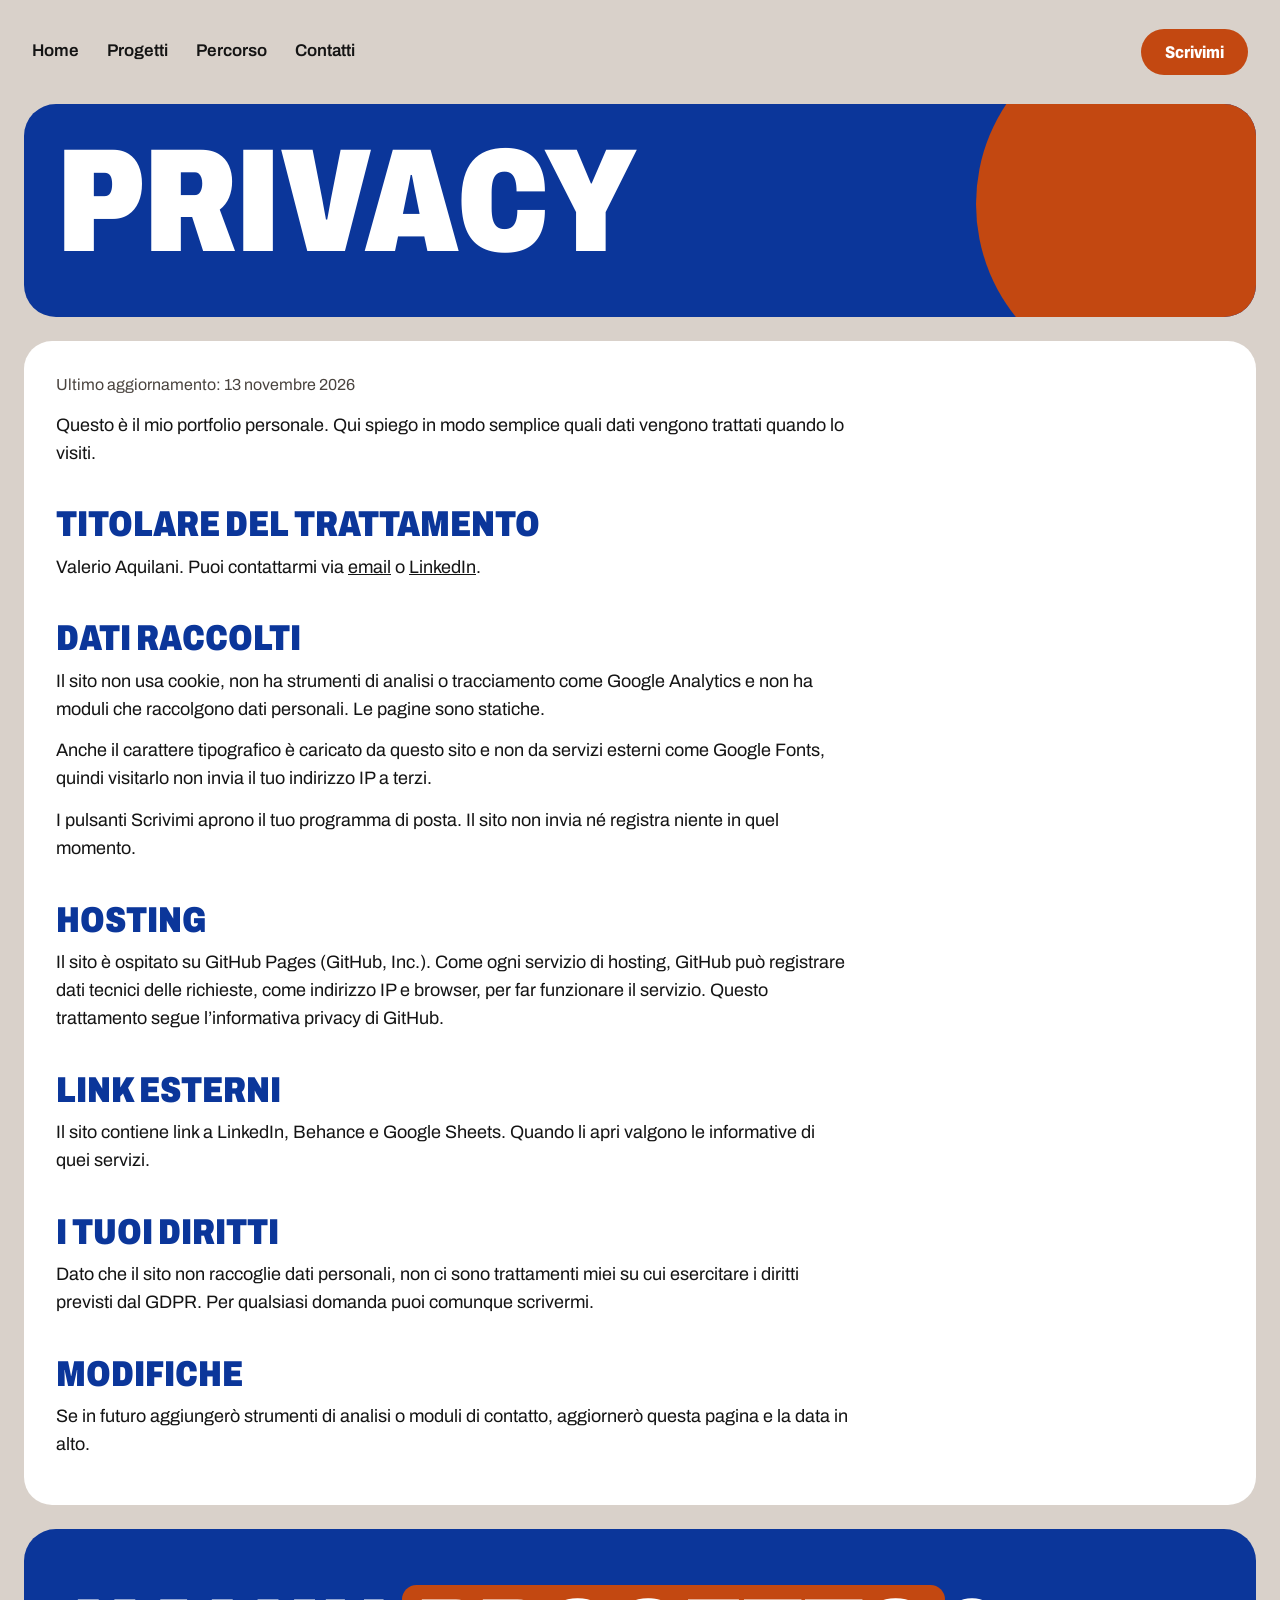
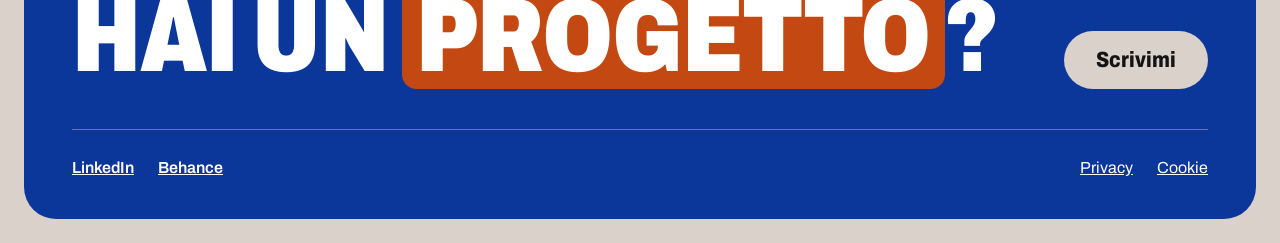
<file: privacy-policy.html>
<!DOCTYPE html>
<html lang="it">
<head>
<meta charset="UTF-8">
<meta name="viewport" content="width=device-width, initial-scale=1">
<title>Privacy, Valerio Aquilani</title>
<meta name="description" content="Informativa privacy del portfolio di Valerio Aquilani.">
<meta name="theme-color" content="#D9D1CA">
<link rel="icon" href="data:image/svg+xml,%3Csvg xmlns='http://www.w3.org/2000/svg' viewBox='0 0 32 32'%3E%3Crect width='32' height='32' rx='8' fill='%230B369A'/%3E%3Crect x='8' y='8' width='16' height='16' rx='4' fill='%23C34811'/%3E%3C/svg%3E">
<meta property="og:type" content="website">
<meta property="og:url" content="https://madeinaquila.github.io/valerioaquilani/privacy-policy.html">
<meta property="og:title" content="Privacy, Valerio Aquilani">
<meta property="og:description" content="Informativa privacy del portfolio di Valerio Aquilani.">
<meta property="og:image" content="https://madeinaquila.github.io/valerioaquilani/images/og-image.png">
<meta property="og:image:width" content="1200">
<meta property="og:image:height" content="630">
<meta name="twitter:card" content="summary_large_image">
<link rel="preload" href="fonts/archivo.woff2" as="font" type="font/woff2" crossorigin>
<link rel="stylesheet" href="css/style.css?v=15">
</head>
<body>
<a class="skip" href="#contenuto">Vai al contenuto</a>

<div class="wrap">
  <header class="top">
    <nav aria-label="Principale">
      <ul>
        <li><a href="index.html">Home</a></li>
        <li><a href="portfolio.html">Progetti</a></li>
        <li><a href="about.html">Percorso</a></li>
        <li><a href="#contatti">Contatti</a></li>
      </ul>
    </nav>
    <div class="top-actions">
      <a class="pill pill-terra" href="#" data-email-reveal="keep">Scrivimi</a>
      <button class="pill pill-line menu-btn" type="button" aria-expanded="false" aria-controls="menu">Menu</button>
    </div>
  </header>

  <main id="contenuto">
    <section class="card-xl bg-blu on-blu card page-head">
      <div class="shape" style="background:var(--terracotta)" aria-hidden="true"></div>
      <h1 class="big h-xl">Privacy</h1>
    </section>
    <section class="card bg-bianco">
      <div class="legal">
        <p class="updated">Ultimo aggiornamento: 13 novembre 2026</p>
        <p>Questo è il mio portfolio personale. Qui spiego in modo semplice quali dati vengono trattati quando lo visiti.</p>
        <h2>Titolare del trattamento</h2>
        <p>Valerio Aquilani. Puoi contattarmi via <a href="#" data-email-reveal>email</a> o <a href="https://www.linkedin.com/in/valerio-aquilani-575308144/" target="_blank" rel="noopener">LinkedIn</a>.</p>
        <h2>Dati raccolti</h2>
        <p>Il sito non usa cookie, non ha strumenti di analisi o tracciamento come Google Analytics e non ha moduli che raccolgono dati personali. Le pagine sono statiche.</p>
        <p>Anche il carattere tipografico è caricato da questo sito e non da servizi esterni come Google Fonts, quindi visitarlo non invia il tuo indirizzo IP a terzi.</p>
        <p>I pulsanti Scrivimi aprono il tuo programma di posta. Il sito non invia né registra niente in quel momento.</p>
        <h2>Hosting</h2>
        <p>Il sito è ospitato su GitHub Pages (GitHub, Inc.). Come ogni servizio di hosting, GitHub può registrare dati tecnici delle richieste, come indirizzo IP e browser, per far funzionare il servizio. Questo trattamento segue l’informativa privacy di GitHub.</p>
        <h2>Link esterni</h2>
        <p>Il sito contiene link a LinkedIn, Behance e Google Sheets. Quando li apri valgono le informative di quei servizi.</p>
        <h2>I tuoi diritti</h2>
        <p>Dato che il sito non raccoglie dati personali, non ci sono trattamenti miei su cui esercitare i diritti previsti dal GDPR. Per qualsiasi domanda puoi comunque scrivermi.</p>
        <h2>Modifiche</h2>
        <p>Se in futuro aggiungerò strumenti di analisi o moduli di contatto, aggiornerò questa pagina e la data in alto.</p>
      </div>
    </section>
  </main>

  <footer class="card card-xl bg-blu on-blu footer" id="contatti">
    <div class="footer-main">
      <p class="big">Hai un <span class="hl hl-terra">progetto</span>?</p>
      <a class="pill pill-linen pill-lg" href="#" data-email-reveal="keep">Scrivimi</a>
    </div>
    <div class="footer-small">
      <span class="social"><a href="https://www.linkedin.com/in/valerio-aquilani-575308144/" target="_blank" rel="noopener">LinkedIn</a><a href="https://www.behance.net/valerioaquilani" target="_blank" rel="noopener">Behance</a></span>
      <span><a href="privacy-policy.html">Privacy</a><a href="cookie-policy.html">Cookie</a></span>
    </div>
  </footer>
</div>

<div class="menu-panel" id="menu" role="dialog" aria-modal="true" aria-label="Menu">
  <button class="pill pill-line menu-close" type="button">Chiudi</button>
  <ul>
    <li><a href="index.html">Home</a></li>
    <li><a href="portfolio.html">Progetti</a></li>
    <li><a href="about.html">Percorso</a></li>
    <li><a href="#contatti">Contatti</a></li>
  </ul>
</div>

<script src="js/script.js?v=15"></script>
</body>
</html>
</file>
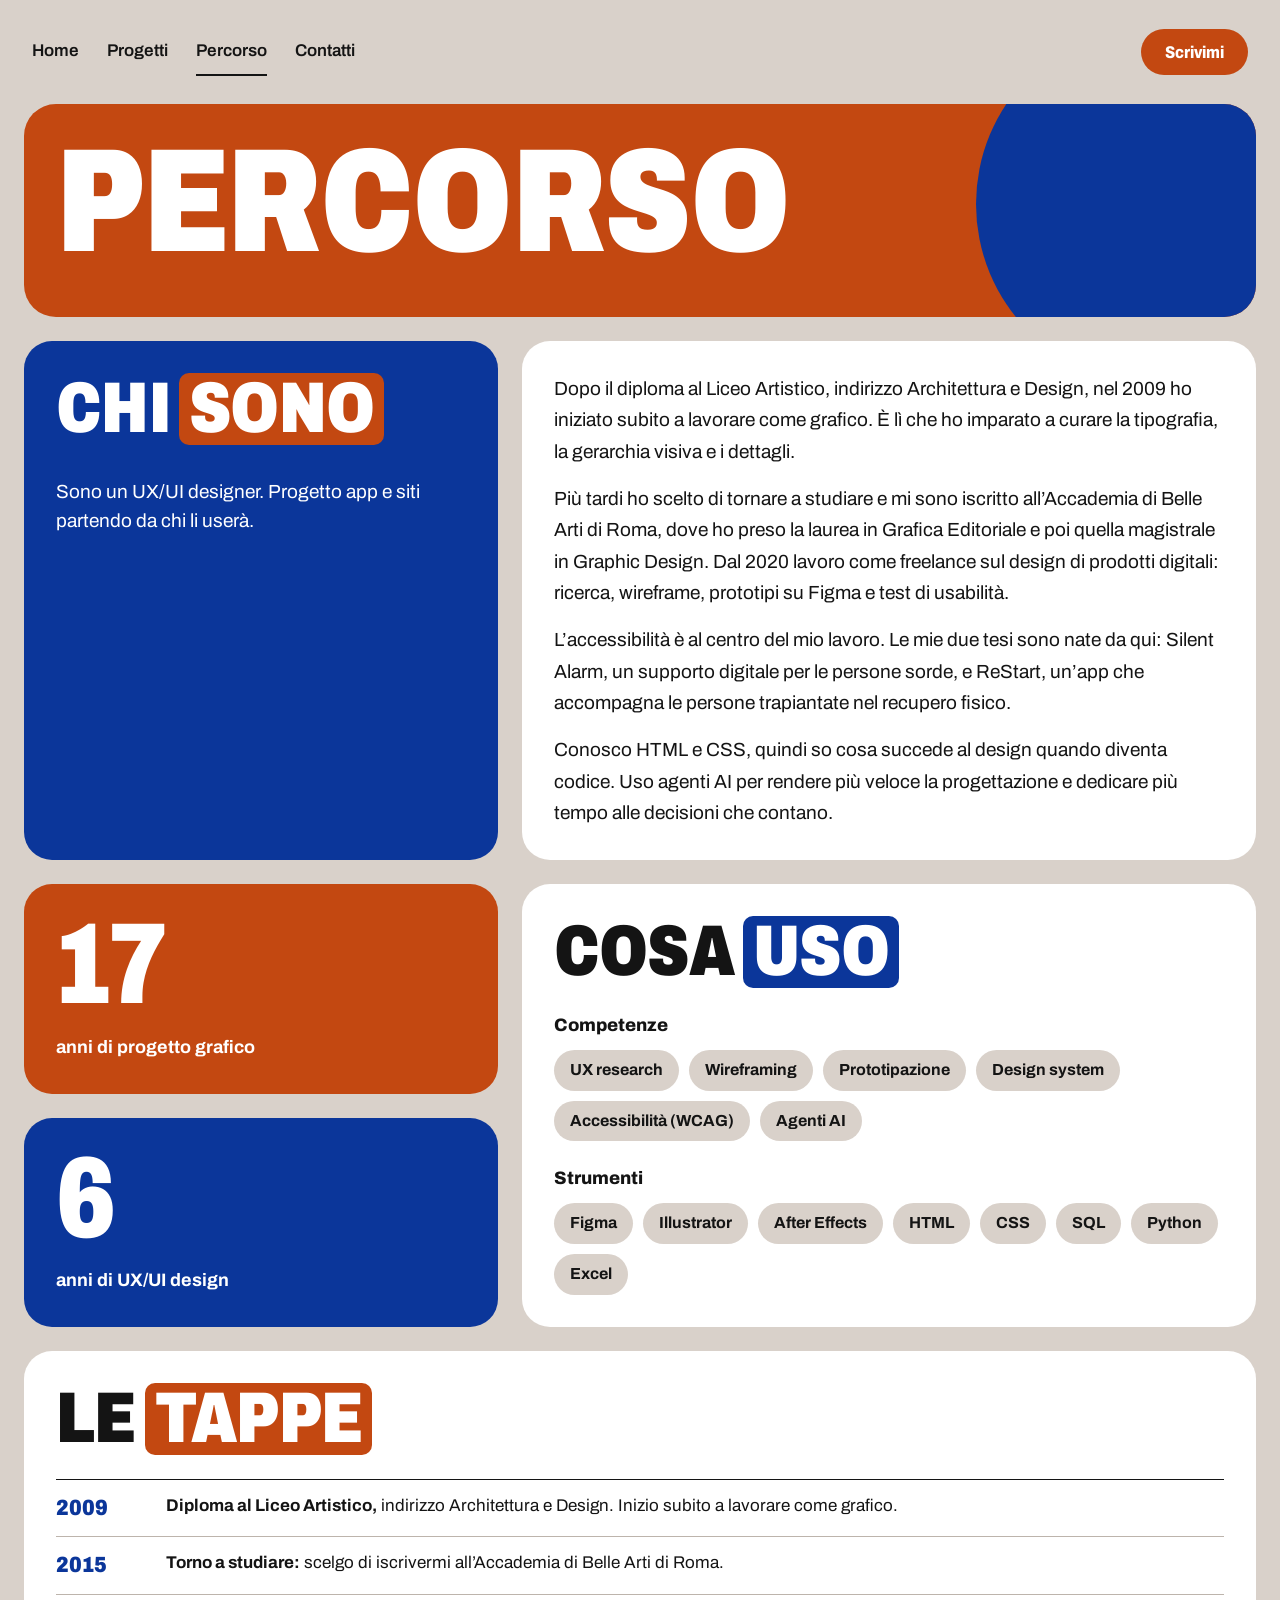
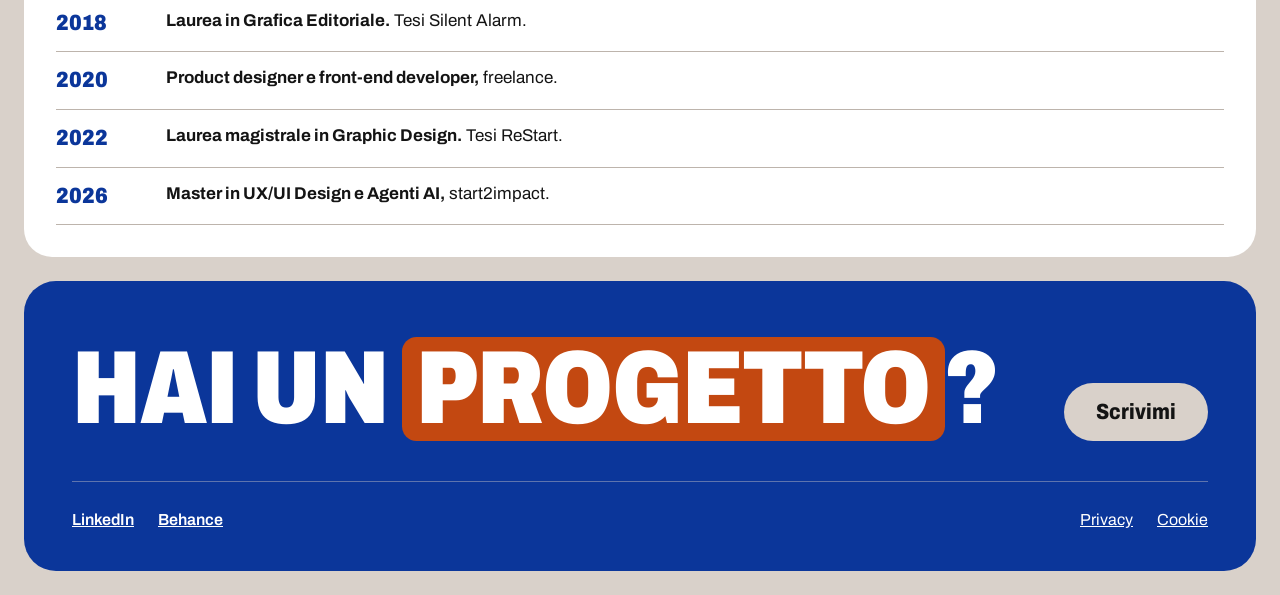
<file: skills.html>
<!DOCTYPE html>
<html lang="it">
<head>
<meta charset="UTF-8">
<title>Competenze, Valerio Aquilani</title>
<meta name="robots" content="noindex">
<meta http-equiv="refresh" content="0; url=about.html#competenze">
<link rel="canonical" href="https://madeinaquila.github.io/valerioaquilani/about.html#competenze">
</head>
<body>
<p>Le competenze ora sono nella pagina <a href="about.html#competenze">Percorso</a>.</p>
</body>
</html>
</file>
<file: css/style.css>
/* Portfolio di Valerio Aquilani
   Tre colori: Burnt Terracotta, Gallery Blue, Stone Linen.
   Un solo carattere, Archivo: pesante e stretto nei titoli, normale nel testo.
   Il font è ospitato qui, niente richieste a servizi esterni. */

@font-face{
  font-family:"Archivo";
  src:url("../fonts/archivo.woff2") format("woff2");
  font-weight:100 900;
  font-stretch:62% 125%;
  font-display:swap;
}

:root{
  --terracotta:#C34811;
  --blu:#0B369A;
  --linen:#D9D1CA;
  --linen-chiaro:#E9E4DF;
  --bianco:#FFFFFF;
  --ink:#141414;
  --muted:#4A443F;
  --riga:#BDB4AC;

  --font:"Archivo", system-ui, sans-serif;
  --pad:clamp(12px, 2vw, 24px);
  --r-xl:32px;
  --r-l:28px;
  --r-m:18px;
}

*,*::before,*::after{box-sizing:border-box}
html{scroll-behavior:smooth}
body{
  margin:0;
  background:var(--linen);
  color:var(--ink);
  font-family:var(--font);
  font-size:18px;
  line-height:1.55;
  -webkit-font-smoothing:antialiased;
}
img{max-width:100%;display:block}
a{color:inherit}
p,h1,h2,h3{margin:0}
button{font:inherit;color:inherit}

:focus-visible{outline:3px solid var(--ink);outline-offset:3px;border-radius:6px}
.on-blu :focus-visible,.on-terra :focus-visible,.menu-panel :focus-visible{outline-color:var(--bianco)}

.skip{
  position:absolute;left:12px;top:-60px;z-index:50;
  background:var(--ink);color:var(--bianco);padding:10px 16px;border-radius:8px;text-decoration:none;font-weight:700;
}
.skip:focus{top:12px}
.sr-only{position:absolute;width:1px;height:1px;padding:0;margin:-1px;overflow:hidden;clip:rect(0,0,0,0);white-space:nowrap;border:0}

/* ---------- impaginazione ---------- */
.wrap{
  max-width:1360px;margin:0 auto;
  padding:var(--pad);
  display:flex;flex-direction:column;gap:var(--pad);
}
main{display:flex;flex-direction:column;gap:var(--pad)}

/* ---------- titoli ---------- */
.big{
  font-weight:900;font-stretch:80%;
  text-transform:uppercase;line-height:.92;letter-spacing:-.01em;
}
.h-xl{font-size:clamp(64px, 11.5vw, 150px);line-height:.9}
.h-l{font-size:clamp(48px, 7vw, 96px);line-height:.9}
.h-m{font-size:clamp(42px, 5.6vw, 76px)}
.h-s{font-size:clamp(32px, 3.6vw, 48px);line-height:.95}

/* parola dentro il riquadro colorato */
.hl{
  display:inline-block;padding:0 .14em;border-radius:.14em;line-height:1;
  -webkit-box-decoration-break:clone;box-decoration-break:clone;
}
.hl-terra{background:var(--terracotta);color:var(--bianco)}
.hl-blu{background:var(--blu);color:var(--bianco)}

/* ---------- blocchi ---------- */
.card{border-radius:var(--r-l);padding:clamp(22px, 2.6vw, 32px)}
.card-xl{border-radius:var(--r-xl)}
.bg-bianco{background:var(--bianco)}
.bg-blu{background:var(--blu);color:var(--bianco)}
.bg-terra{background:var(--terracotta);color:var(--bianco)}
.bg-linen{background:var(--linen)}

/* ---------- testata ---------- */
.top{display:flex;justify-content:space-between;align-items:center;gap:16px;padding:4px 8px}
.top nav ul{display:flex;gap:28px;list-style:none;margin:0;padding:0}
.top nav a{
  display:inline-block;padding:10px 0;
  font-size:17px;font-weight:600;text-decoration:none;
  border-bottom:2px solid transparent;
}
.top nav a:hover,.top nav a[aria-current="page"]{border-bottom-color:currentColor}
.top-actions{display:flex;gap:10px;align-items:center;margin-left:auto}

.pill{
  display:inline-flex;align-items:center;min-height:46px;
  font-weight:800;font-stretch:85%;font-size:17px;line-height:1;
  padding:12px 22px;border-radius:999px;text-decoration:none;border:2px solid transparent;cursor:pointer;
}
.pill-terra{background:var(--terracotta);color:var(--bianco)}
.pill-terra:hover{background:#A63C0D}
.pill-linen{background:var(--linen);color:var(--ink)}
.pill-linen:hover{background:var(--bianco)}
.pill-line{border-color:currentColor;background:transparent}
.pill-lg{font-size:22px;padding:16px 30px;min-height:56px}

.menu-btn{display:none}
.menu-panel{
  position:fixed;inset:0;z-index:40;
  background:var(--blu);color:var(--bianco);
  padding:24px;display:none;flex-direction:column;gap:32px;
}
.menu-panel.open{display:flex}
.menu-panel .menu-close{align-self:flex-end}
.menu-panel ul{list-style:none;margin:0;padding:0;display:flex;flex-direction:column;gap:6px}
.menu-panel a{
  font-weight:900;font-stretch:80%;font-size:64px;line-height:.95;text-transform:uppercase;text-decoration:none;
}
.menu-panel a[aria-current="page"]{color:var(--linen)}
.menu-panel a[aria-current="page"]::before{content:"";display:inline-block;width:.3em;height:.3em;border-radius:50%;background:var(--terracotta);margin-right:.2em;vertical-align:middle}

/* ---------- apertura in homepage ---------- */
.hero{padding:clamp(14px, 2.2vw, 28px)}
.hero-frame{
  position:relative;
  border:clamp(8px, 1.1vw, 14px) solid var(--bianco);border-radius:26px;
  overflow:hidden;background:#B9734F;
  height:clamp(420px, 50vw, 640px);
}
.hero-frame img{width:100%;height:100%;object-fit:cover;object-position:right center}
.hero-tab{
  position:absolute;left:0;bottom:0;
  background:var(--bianco);color:var(--ink);
  border-radius:0 26px 0 0;
  padding:clamp(16px, 2vw, 26px) clamp(20px, 3vw, 40px) 4px 4px;
}
.hero-sub{margin:26px 6px 0;font-size:22px;font-weight:600;line-height:1.5;max-width:40em}

/* ---------- due colonne ---------- */
.split{display:grid;grid-template-columns:minmax(0,1fr) minmax(0,1.55fr);gap:var(--pad)}
.stack{display:flex;flex-direction:column;justify-content:space-between;gap:32px}

.skills{display:grid;grid-template-columns:repeat(2, minmax(0,1fr));gap:14px}
.skill{border:1.5px solid var(--linen);border-radius:var(--r-m);padding:18px;display:flex;flex-direction:column;gap:10px}
.skill h3{font-weight:800;font-stretch:90%;font-size:21px;line-height:1.15}
.skill p{font-size:16px;line-height:1.5;color:var(--linen-chiaro)}
.skill svg{stroke:var(--linen)}

.manifesto{text-align:center;padding:clamp(48px, 6vw, 72px) clamp(20px, 4vw, 56px)}
.manifesto p{max-width:1000px;margin:0 auto;font-size:clamp(34px, 5vw, 64px);line-height:1.02}

/* ---------- progetti ---------- */
.section-head{display:flex;justify-content:space-between;align-items:flex-end;gap:16px;flex-wrap:wrap;margin:16px 8px 0}
.projects{display:grid;grid-template-columns:minmax(0,1.4fr) minmax(0,1fr);grid-template-rows:auto auto;gap:var(--pad)}
.project{
  border-radius:var(--r-l);padding:16px;text-decoration:none;
  display:flex;flex-direction:column;gap:16px;
}
.project-main{grid-row:span 2}
.project-main .cover{flex:1 1 auto;min-height:420px}
.cover{width:100%;height:220px;object-fit:cover;object-position:left center;border-radius:var(--r-m)}
.cover-block{
  border-radius:var(--r-m);height:220px;position:relative;overflow:hidden;
  display:flex;align-items:flex-end;padding:20px;
}
.project-body{padding:0 10px 10px;display:flex;flex-direction:column;gap:10px}
.project-title{display:flex;justify-content:space-between;align-items:baseline;gap:16px;flex-wrap:wrap}
.project-meta{font-weight:700;font-size:15px}
.project p{font-size:17px;line-height:1.5}
.tags{display:flex;gap:8px;flex-wrap:wrap;list-style:none;margin:0;padding:0}
.tags li{font-size:14px;font-weight:700;padding:5px 12px;border-radius:999px;background:var(--linen);color:var(--ink)}
.bg-terra .tags li{background:var(--bianco)}
a.project:hover .big{text-decoration:underline;text-decoration-thickness:3px;text-underline-offset:6px}

/* ---------- numeri e percorso ---------- */
.numbers{display:grid;grid-template-rows:repeat(2, minmax(0,1fr));gap:var(--pad)}
.number{display:flex;flex-direction:column;justify-content:space-between;gap:16px;min-height:200px}
.number b{font-weight:900;font-stretch:75%;font-size:clamp(88px, 9vw, 120px);line-height:.85}
.number span{font-weight:700;font-size:18px}

.timeline{list-style:none;margin:0;padding:0}
.timeline li{
  display:grid;grid-template-columns:90px minmax(0,1fr);gap:20px;
  padding:14px 0;border-top:1px solid var(--riga);
}
.timeline li:first-child{border-top:1.5px solid var(--ink)}
.timeline li:last-child{border-bottom:1px solid var(--riga)}
.timeline .year{font-weight:900;font-stretch:85%;font-size:22px;color:var(--blu);line-height:1.3}
.timeline p{font-size:17px;line-height:1.45}

/* ---------- piè di pagina ---------- */
.footer{display:flex;flex-direction:column;gap:40px;padding:clamp(36px, 4.5vw, 56px) clamp(22px, 4vw, 48px) 32px}
.footer-main{display:flex;justify-content:space-between;align-items:flex-end;gap:32px;flex-wrap:wrap}
.footer-main .big{font-size:clamp(56px, 8.5vw, 104px);line-height:.9}
.footer-small{display:flex;justify-content:space-between;gap:16px;flex-wrap:wrap;font-size:16px;border-top:1px solid rgba(217,209,202,.4);padding-top:20px}
.footer-small span{display:flex;gap:24px;flex-wrap:wrap}
.footer-small a{padding:6px 0;display:inline-block}
.footer-small .social a{font-weight:600}

/* ---------- pagine interne ---------- */
.page-head{position:relative;overflow:hidden;padding-bottom:clamp(28px, 4vw, 48px)}
.page-head .top{position:relative;z-index:2;margin-bottom:clamp(32px, 6vw, 72px)}
.page-head h1{position:relative;z-index:2}
.page-head .lede{position:relative;z-index:2;margin-top:24px;max-width:38em;font-size:20px;line-height:1.55}
.page-head .shape{position:absolute;border-radius:50%;right:-80px;top:-80px;width:360px;height:360px}
.page-head .shape-2{position:absolute;right:140px;bottom:-70px;width:220px;height:220px;border-radius:28px;transform:rotate(-8deg)}

/* casi studio */
.case{scroll-margin-top:24px;display:flex;flex-direction:column;gap:0}
.case-top{
  border-radius:var(--r-l) var(--r-l) 0 0;padding:clamp(22px, 2.6vw, 32px);
  display:grid;grid-template-columns:minmax(0,1.3fr) minmax(0,1fr);gap:32px;align-items:end;
}
.case-body{
  background:var(--bianco);border-radius:0 0 var(--r-l) var(--r-l);
  padding:clamp(22px, 2.6vw, 32px);
  display:grid;grid-template-columns:repeat(3, minmax(0,1fr));gap:32px;
}
.case-img{grid-column:1 / -1;margin:0}
.case-img img{width:100%;height:auto;border-radius:var(--r-m)}
.case-body h3{font-weight:900;font-stretch:80%;font-size:30px;text-transform:uppercase;line-height:1;margin-bottom:10px;color:var(--blu)}
.case-body p{font-size:17px;line-height:1.6}
.case-link{grid-column:1 / -1;border-top:1px solid var(--riga);padding-top:20px;display:flex;gap:24px;flex-wrap:wrap}
.case-link a{font-weight:700;text-underline-offset:4px}
.case-img:has(video){background:#10162C;border-radius:var(--r-m);overflow:hidden}
.case-img video{width:100%;max-width:808px;height:auto;display:block;margin:0 auto;background:#10162C}
.case-note{flex-basis:100%;font-size:14px;color:var(--muted)}

.spec{display:grid;grid-template-columns:110px minmax(0,1fr);row-gap:6px;column-gap:12px;margin:0;font-size:16px}
.spec dt{font-weight:700}
.spec dd{margin:0}

/* progetti di dati, più piccoli */
.mini-grid{display:grid;grid-template-columns:repeat(3, minmax(0,1fr));gap:var(--pad)}
.mini{display:flex;flex-direction:column;gap:12px}
.mini h3{font-weight:900;font-stretch:80%;font-size:30px;line-height:.95;text-transform:uppercase}
.mini .tool{font-weight:700;font-size:15px;color:var(--blu)}
.mini p{font-size:16px;line-height:1.5}
.mini a{font-weight:700;font-size:16px;margin-top:auto;text-underline-offset:4px}

/* percorso */
.story p + p{margin-top:16px}
.story p{font-size:19px;line-height:1.65;max-width:36em}
.chips{display:flex;flex-wrap:wrap;gap:10px;list-style:none;margin:0;padding:0}
.chips li{font-size:16px;font-weight:700;padding:8px 16px;border-radius:999px;background:var(--linen)}

/* testi lunghi */
.legal{max-width:44em}
.legal h2{font-weight:900;font-stretch:80%;font-size:36px;text-transform:uppercase;line-height:.95;margin:40px 0 12px;color:var(--blu)}
.legal p{margin-bottom:14px}
.legal .updated{color:var(--muted);font-size:16px}
.legal .callout{background:var(--terracotta);color:var(--bianco);border-radius:14px;padding:16px 20px;font-weight:700;display:inline-block}

/* ---------- schermi stretti ---------- */
@media (max-width: 1000px){
  .split{grid-template-columns:1fr}
  .numbers{grid-template-rows:none;grid-template-columns:repeat(2, minmax(0,1fr))}
  .projects{grid-template-columns:1fr}
  .project-main{grid-row:auto}
  .project-main .cover{min-height:0;height:auto;aspect-ratio:4 / 3}
  .case-top{grid-template-columns:1fr;align-items:start}
  .case-body{grid-template-columns:1fr}
  .mini-grid{grid-template-columns:1fr}
}
@media (max-width: 760px){
  .top nav{display:none}
  .menu-btn{display:inline-flex}
  .top-actions .pill-terra{display:none}
  .skills{grid-template-columns:1fr}
  .hero-sub{font-size:19px}
  .page-head .shape{width:150px;height:150px;right:-60px;top:-60px}
  .page-head .shape-2{display:none}
  .timeline li{grid-template-columns:64px minmax(0,1fr);gap:14px}
  .menu-panel a{font-size:52px}
  .hero-tab .h-xl{font-size:clamp(44px, 13.5vw, 96px)}
  .hero-frame img{object-position:100% center}
}
@media (max-width: 420px){
  .numbers{grid-template-columns:1fr}
  .spec{grid-template-columns:96px minmax(0,1fr)}
}

@media (prefers-reduced-motion: reduce){
  html{scroll-behavior:auto}
}

@media (min-width: 900px){
  .hero-tab h1{white-space:nowrap}
}
</file>
